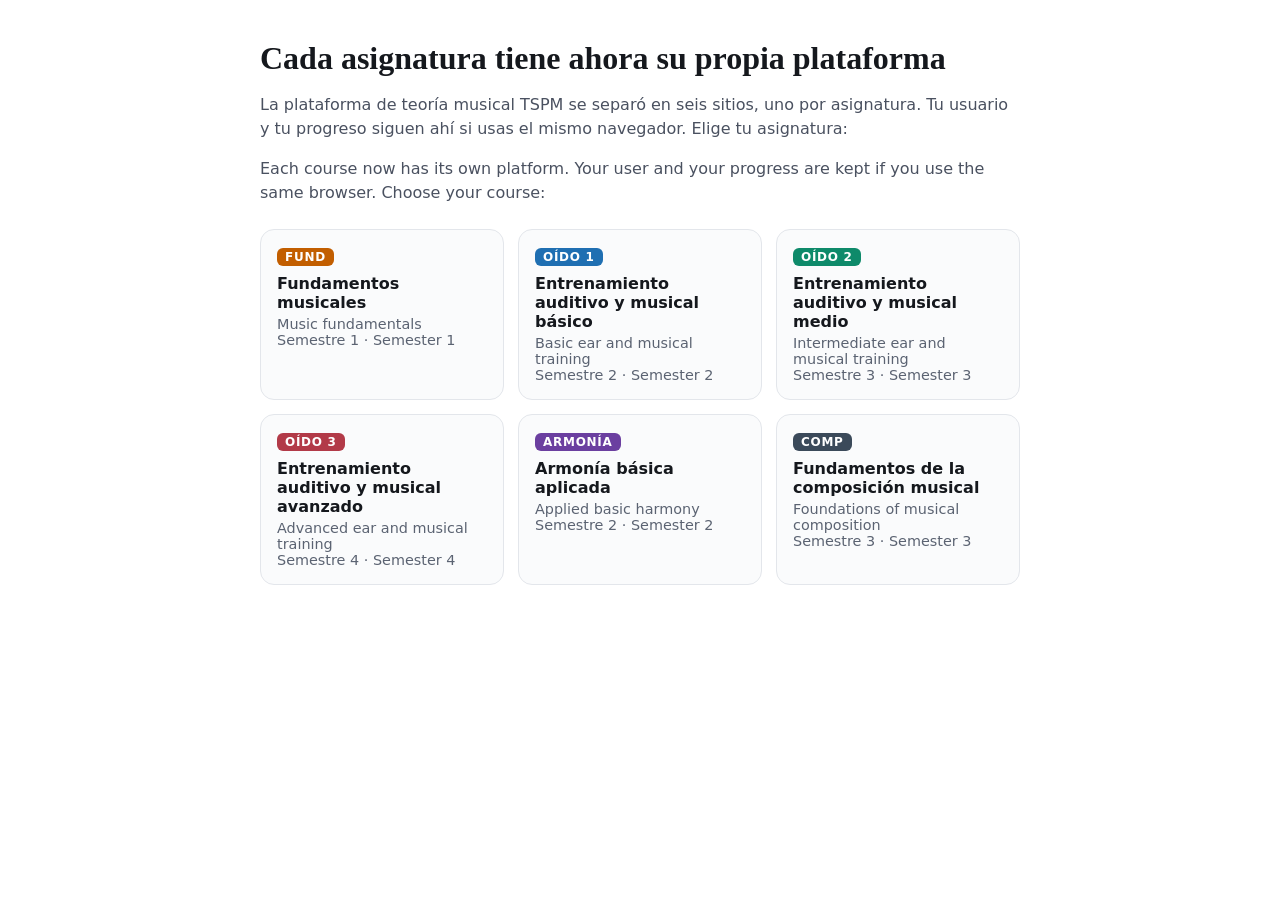
<file: index.html>
<!doctype html>
<html lang="es">
<head>
<meta charset="UTF-8" />
<meta name="viewport" content="width=device-width, initial-scale=1.0" />
<meta name="robots" content="noindex" />
<title>Teoría musical TSPM · nuevas direcciones</title>
<style>body{margin:0;font-family:"Public Sans",system-ui,-apple-system,"Segoe UI",sans-serif;background:#fff;color:#15181D}main{max-width:760px;margin:0 auto;padding:40px 16px}h1{font-family:Spectral,Georgia,serif;font-weight:600;font-size:2rem;margin:0 0 8px}p{line-height:1.5;color:#4A5160}.cursos{display:grid;grid-template-columns:repeat(auto-fill,minmax(220px,1fr));gap:14px;margin-top:24px}.curso{display:block;border:1px solid #E3E6EB;border-radius:14px;padding:16px;text-decoration:none;color:inherit;background:#FAFBFC}.curso:hover{border-color:#9AA3B2}.curso b{display:block;margin-bottom:4px}.curso span{display:block;font-size:.9rem;color:#5B6372}.curso .sigla{display:inline-block;color:#fff;font-weight:700;font-size:.75rem;letter-spacing:.06em;border-radius:6px;padding:2px 8px;margin-bottom:8px}</style>
</head>
<body>
<main>
<h1>Cada asignatura tiene ahora su propia plataforma</h1>
<p>La plataforma de teoría musical TSPM se separó en seis sitios, uno por asignatura. Tu usuario y tu progreso siguen ahí si usas el mismo navegador. Elige tu asignatura:</p>
<p lang="en">Each course now has its own platform. Your user and your progress are kept if you use the same browser. Choose your course:</p>
<div class="cursos">
<a class="curso" href="https://hectorfabiotorresc.github.io/fundamentos-musicales/"><span class="sigla" style="background:#C25E00">FUND</span><b>Fundamentos musicales</b><span>Music fundamentals</span><span>Semestre 1 · Semester 1</span></a>
<a class="curso" href="https://hectorfabiotorresc.github.io/auditivo-basico/"><span class="sigla" style="background:#1F6FB2">OÍDO 1</span><b>Entrenamiento auditivo y musical básico</b><span>Basic ear and musical training</span><span>Semestre 2 · Semester 2</span></a>
<a class="curso" href="https://hectorfabiotorresc.github.io/auditivo-medio/"><span class="sigla" style="background:#0E8A6A">OÍDO 2</span><b>Entrenamiento auditivo y musical medio</b><span>Intermediate ear and musical training</span><span>Semestre 3 · Semester 3</span></a>
<a class="curso" href="https://hectorfabiotorresc.github.io/auditivo-avanzado/"><span class="sigla" style="background:#B23A48">OÍDO 3</span><b>Entrenamiento auditivo y musical avanzado</b><span>Advanced ear and musical training</span><span>Semestre 4 · Semester 4</span></a>
<a class="curso" href="https://hectorfabiotorresc.github.io/armonia-basica/"><span class="sigla" style="background:#6B3FA0">ARMONÍA</span><b>Armonía básica aplicada</b><span>Applied basic harmony</span><span>Semestre 2 · Semester 2</span></a>
<a class="curso" href="https://hectorfabiotorresc.github.io/composicion-musical/"><span class="sigla" style="background:#3B4A5A">COMP</span><b>Fundamentos de la composición musical</b><span>Foundations of musical composition</span><span>Semestre 3 · Semester 3</span></a>
</div>
</main>
<script>try { if ("serviceWorker" in navigator) navigator.serviceWorker.getRegistrations().then((rs) => rs.forEach((r) => { if (new URL(r.scope).pathname.startsWith("/teoria-tspm/")) r.unregister(); })); if ("caches" in window) caches.keys().then((ks) => ks.forEach((k) => { if (k.startsWith("tspm-teoria-")) caches.delete(k); })); } catch (e) { /* nada */ }
(function () { var d = {"FUND":"https://hectorfabiotorresc.github.io/fundamentos-musicales/","EAMB":"https://hectorfabiotorresc.github.io/auditivo-basico/","EAMM":"https://hectorfabiotorresc.github.io/auditivo-medio/","EAMA":"https://hectorfabiotorresc.github.io/auditivo-avanzado/","ABA":"https://hectorfabiotorresc.github.io/armonia-basica/","COMP":"https://hectorfabiotorresc.github.io/composicion-musical/"}; var c = (new URLSearchParams(location.search).get("curso") || "").toUpperCase(); if (d[c]) location.replace(d[c] + location.hash); })();</script>
</body>
</html>
</file>
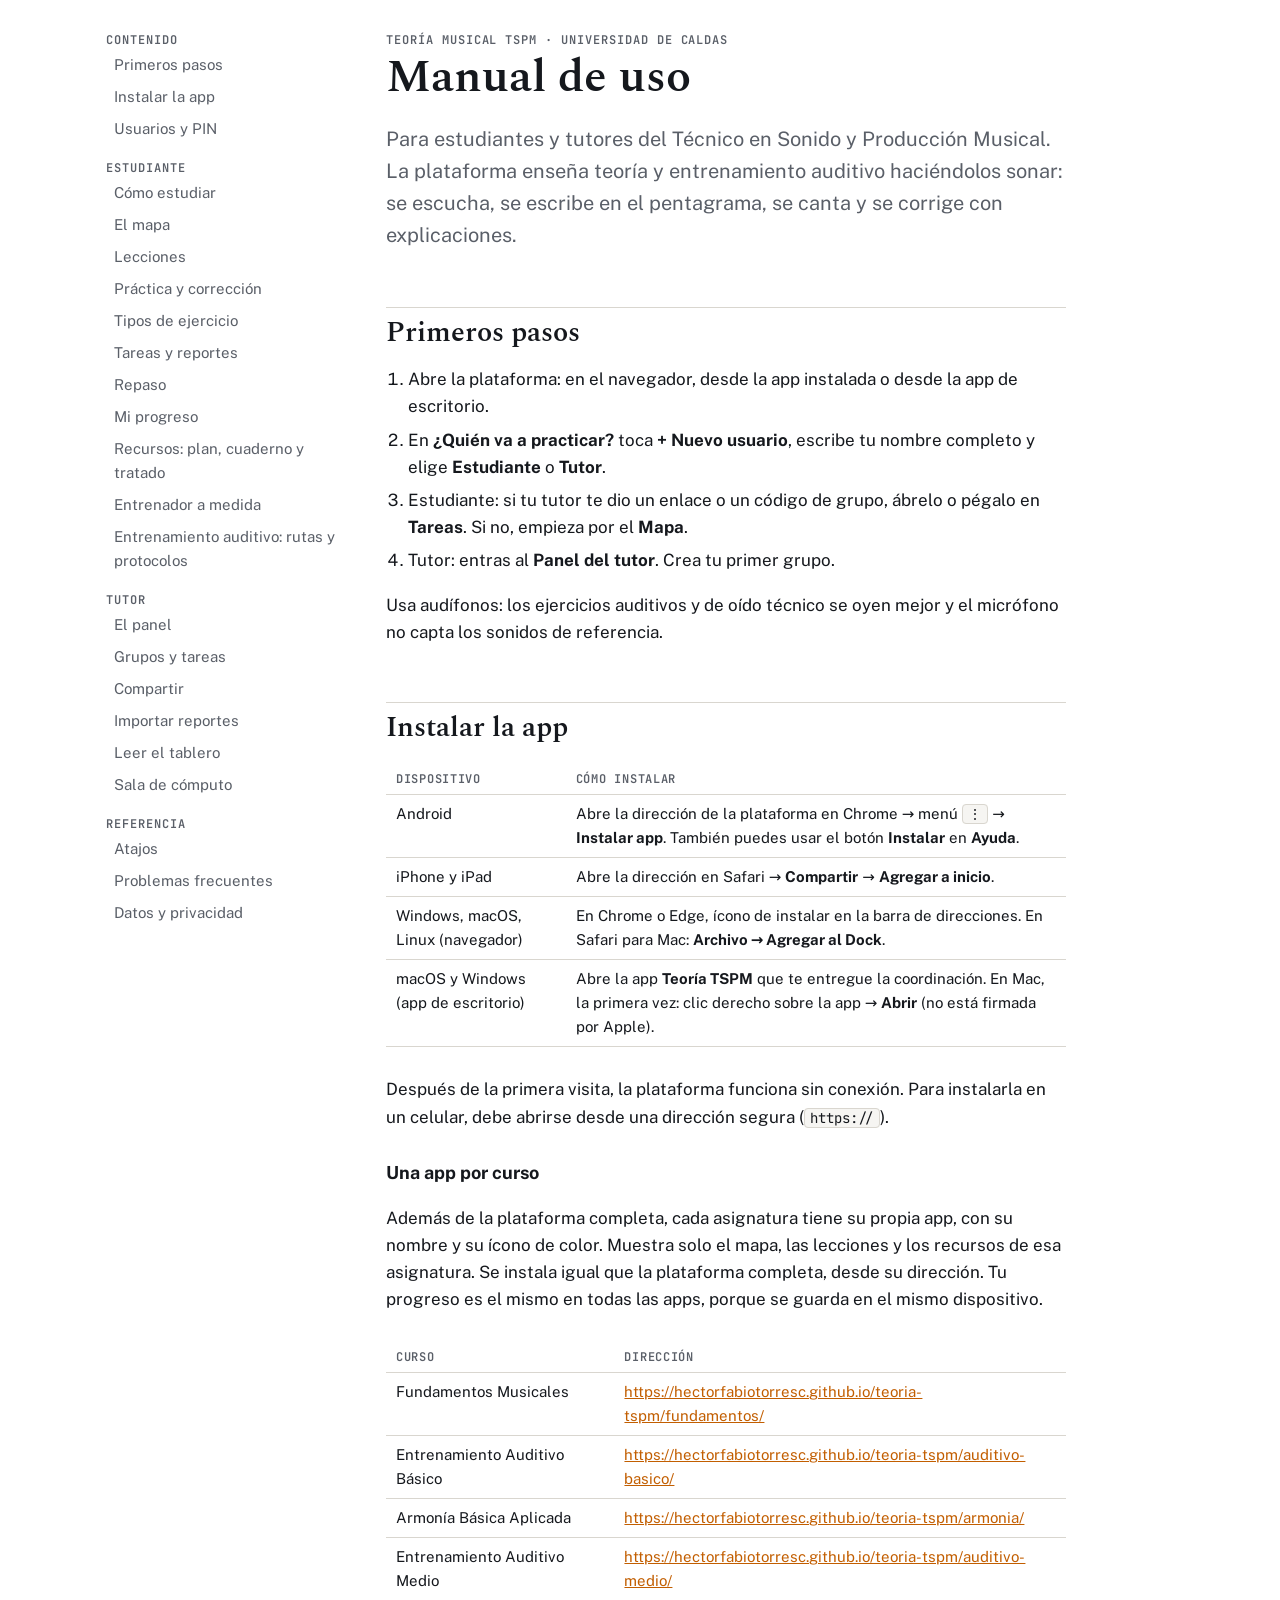
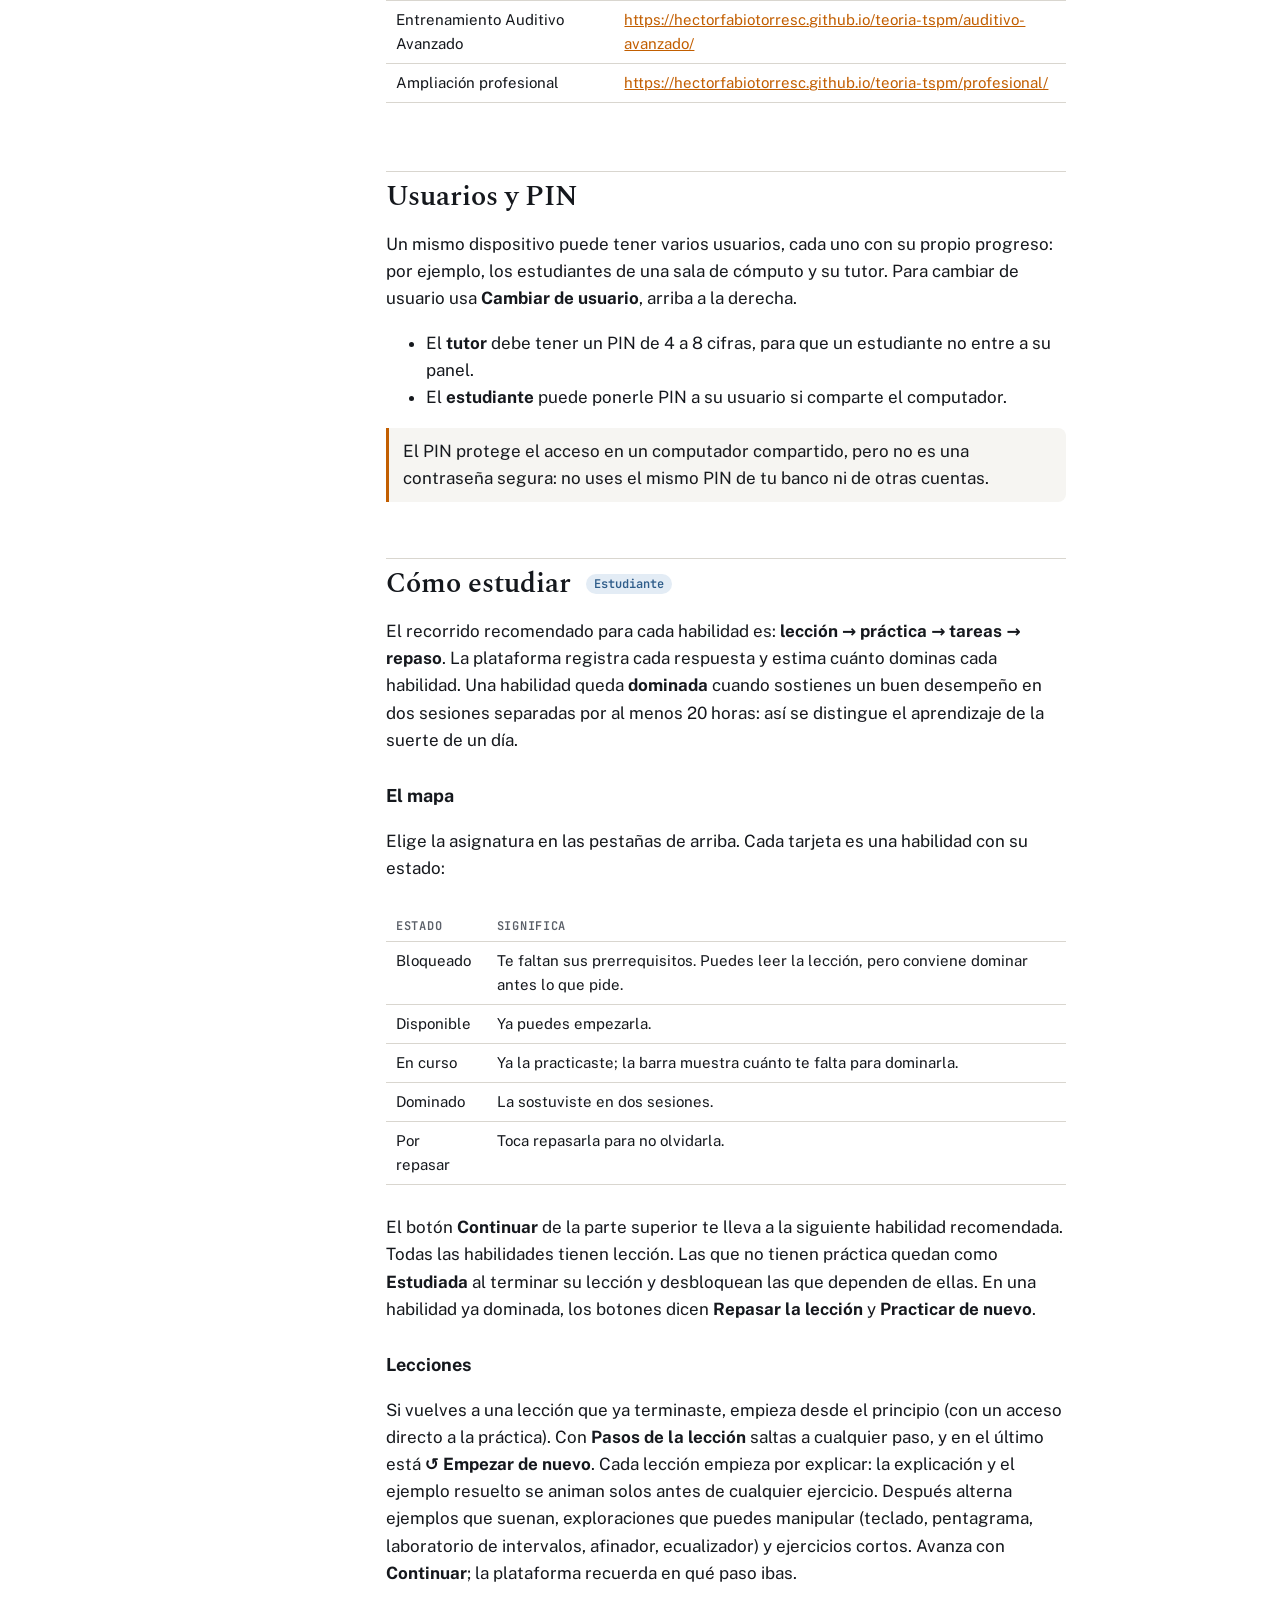
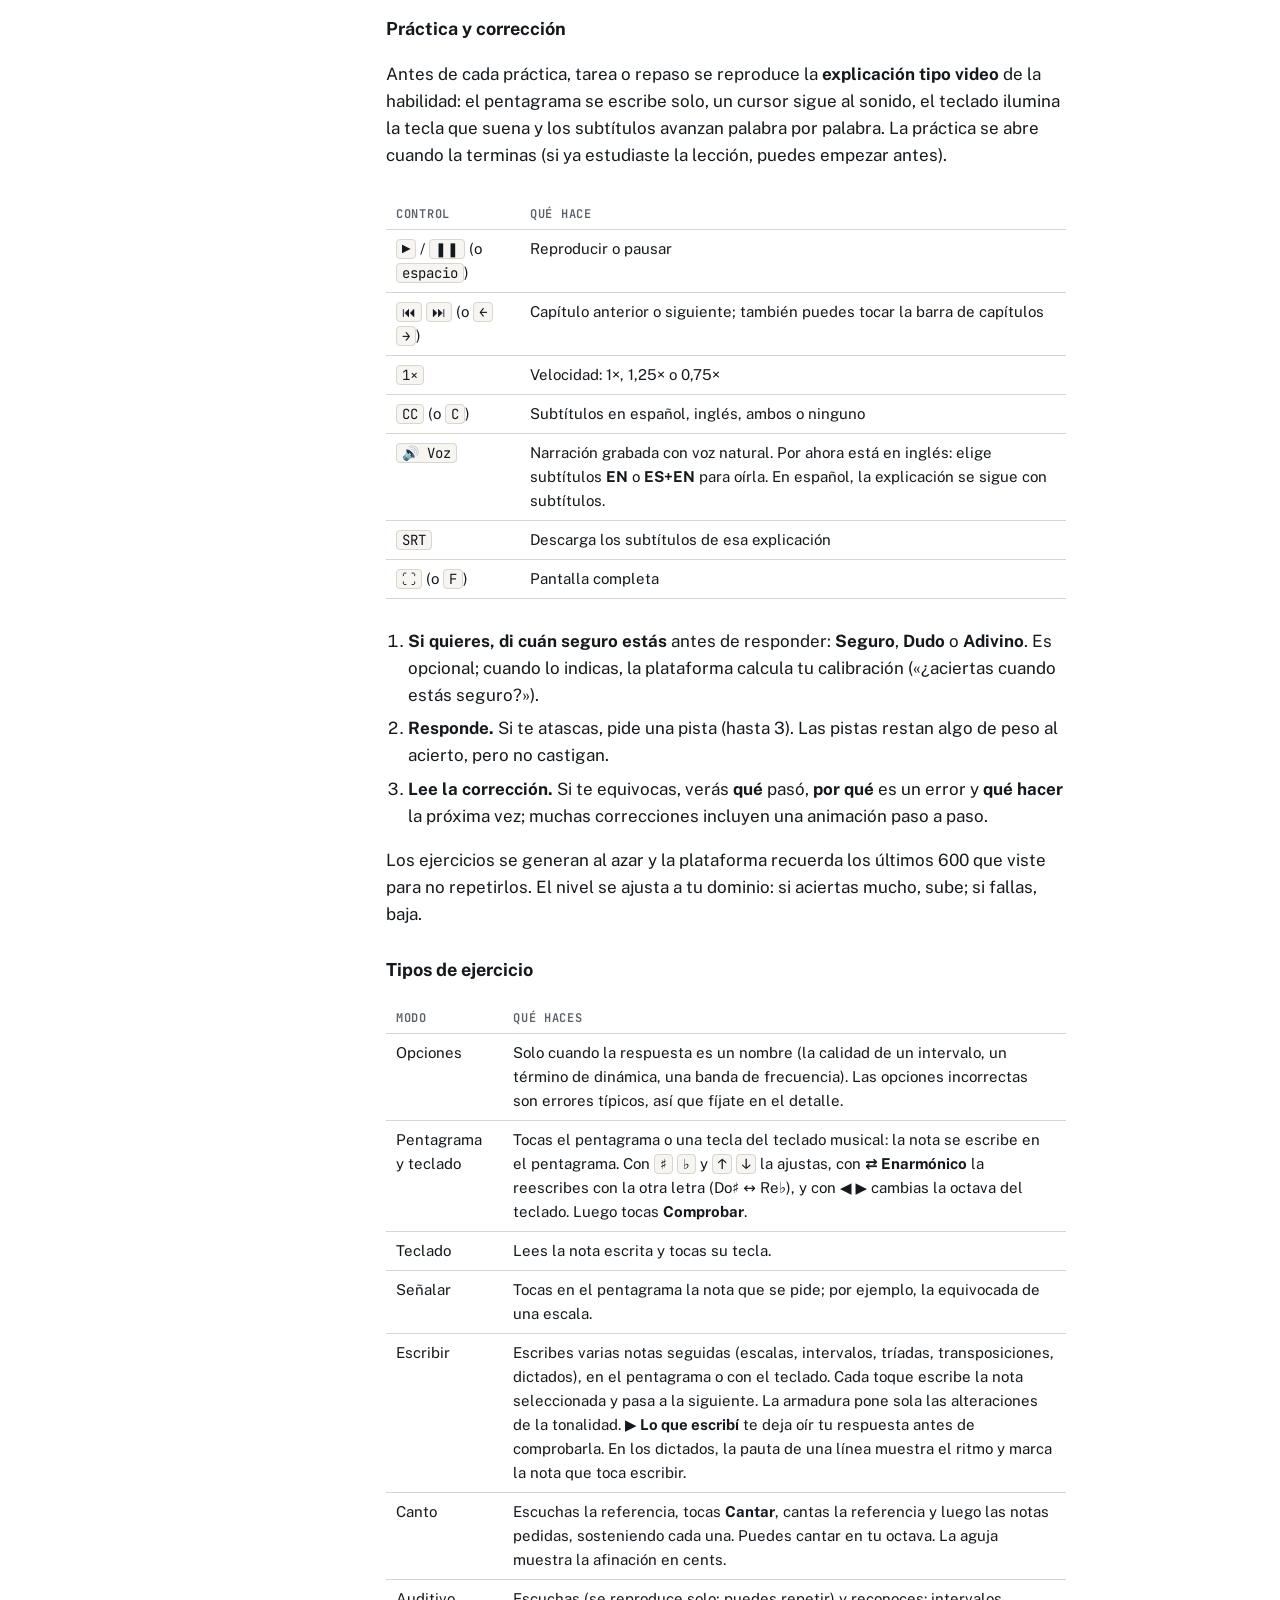
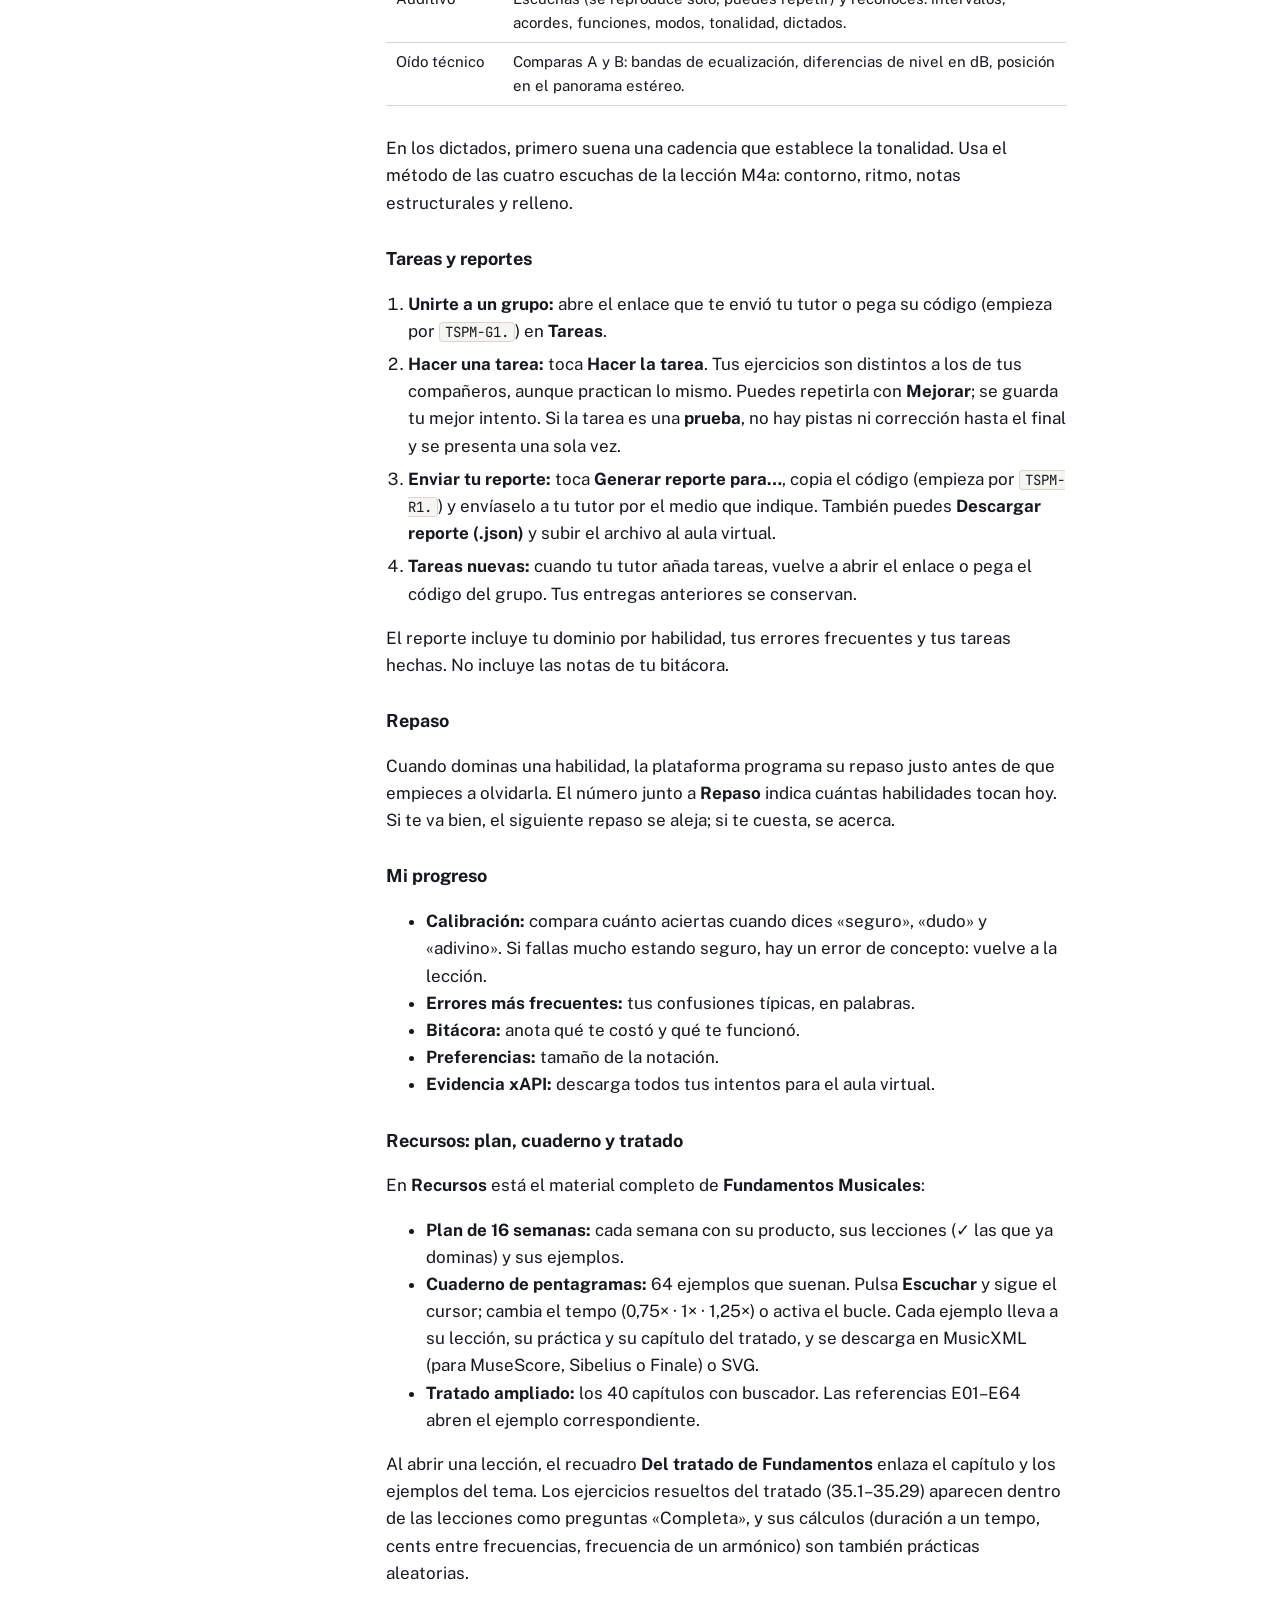
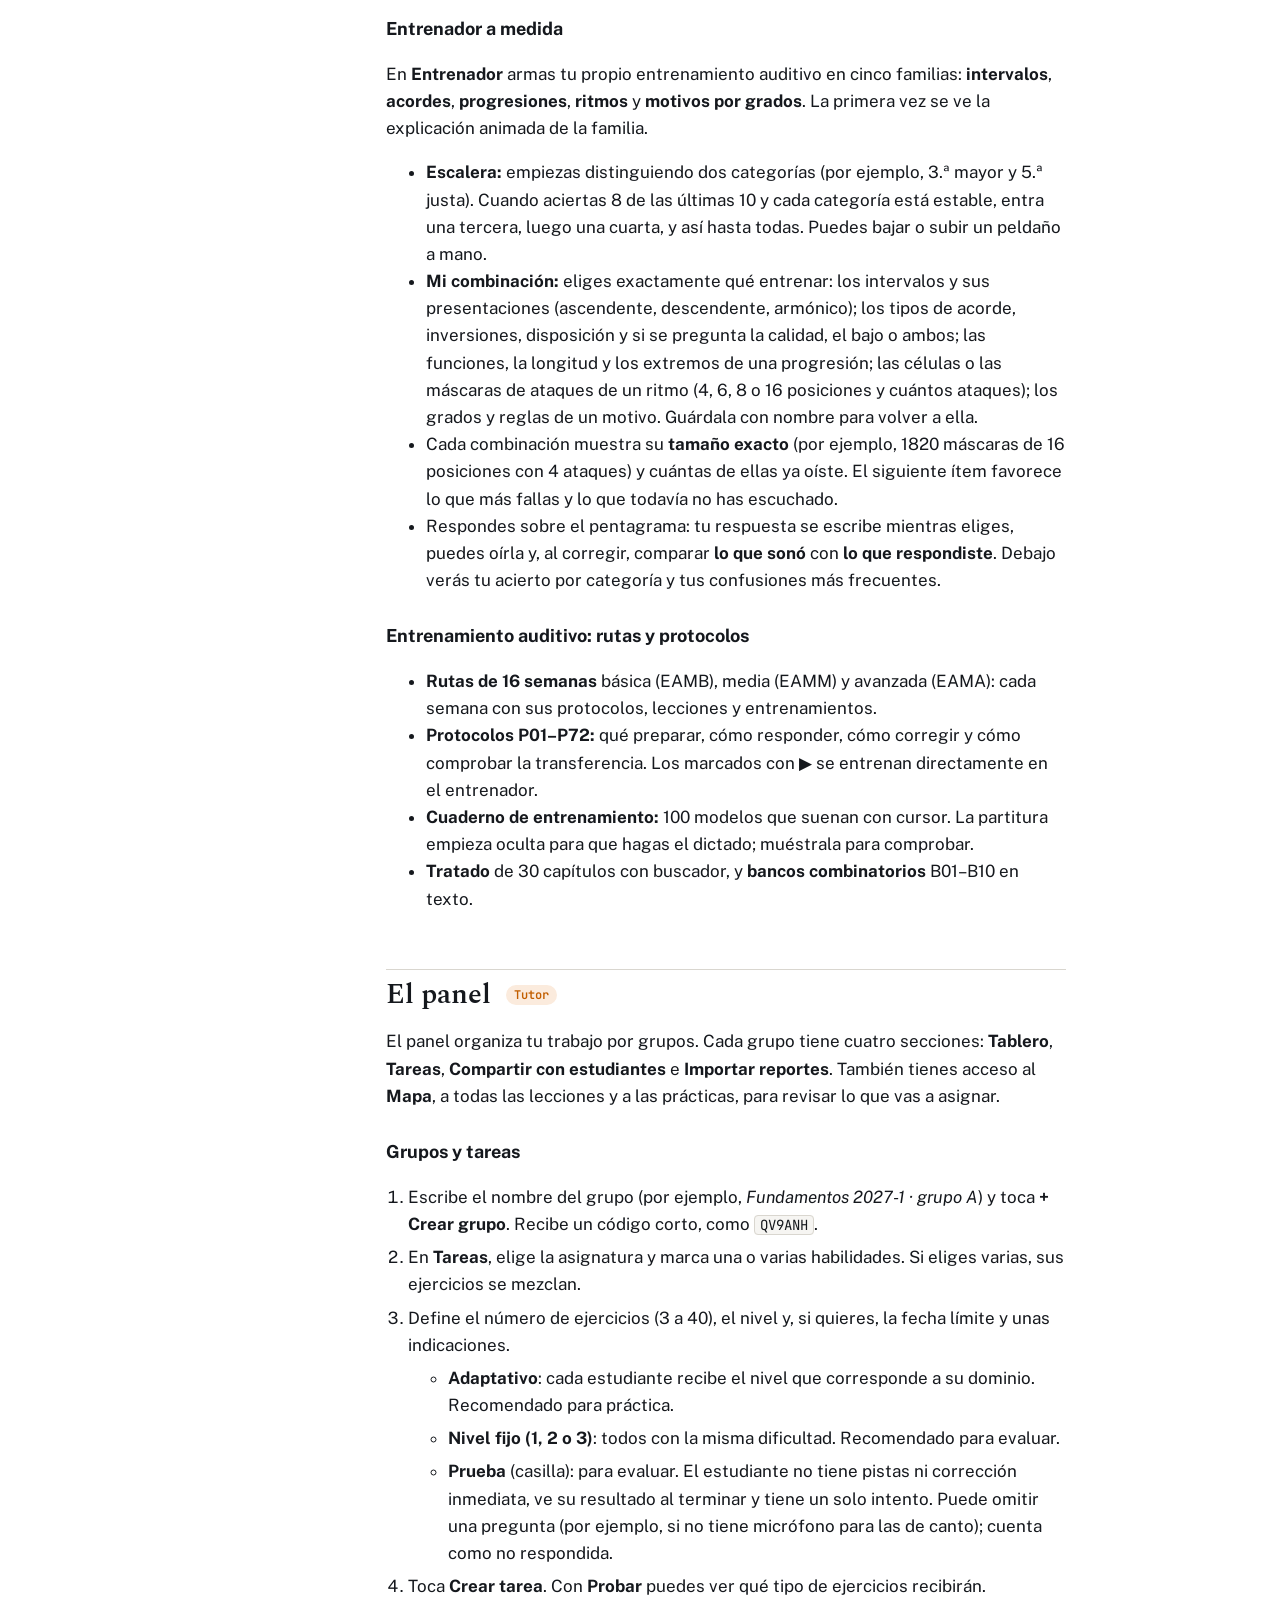
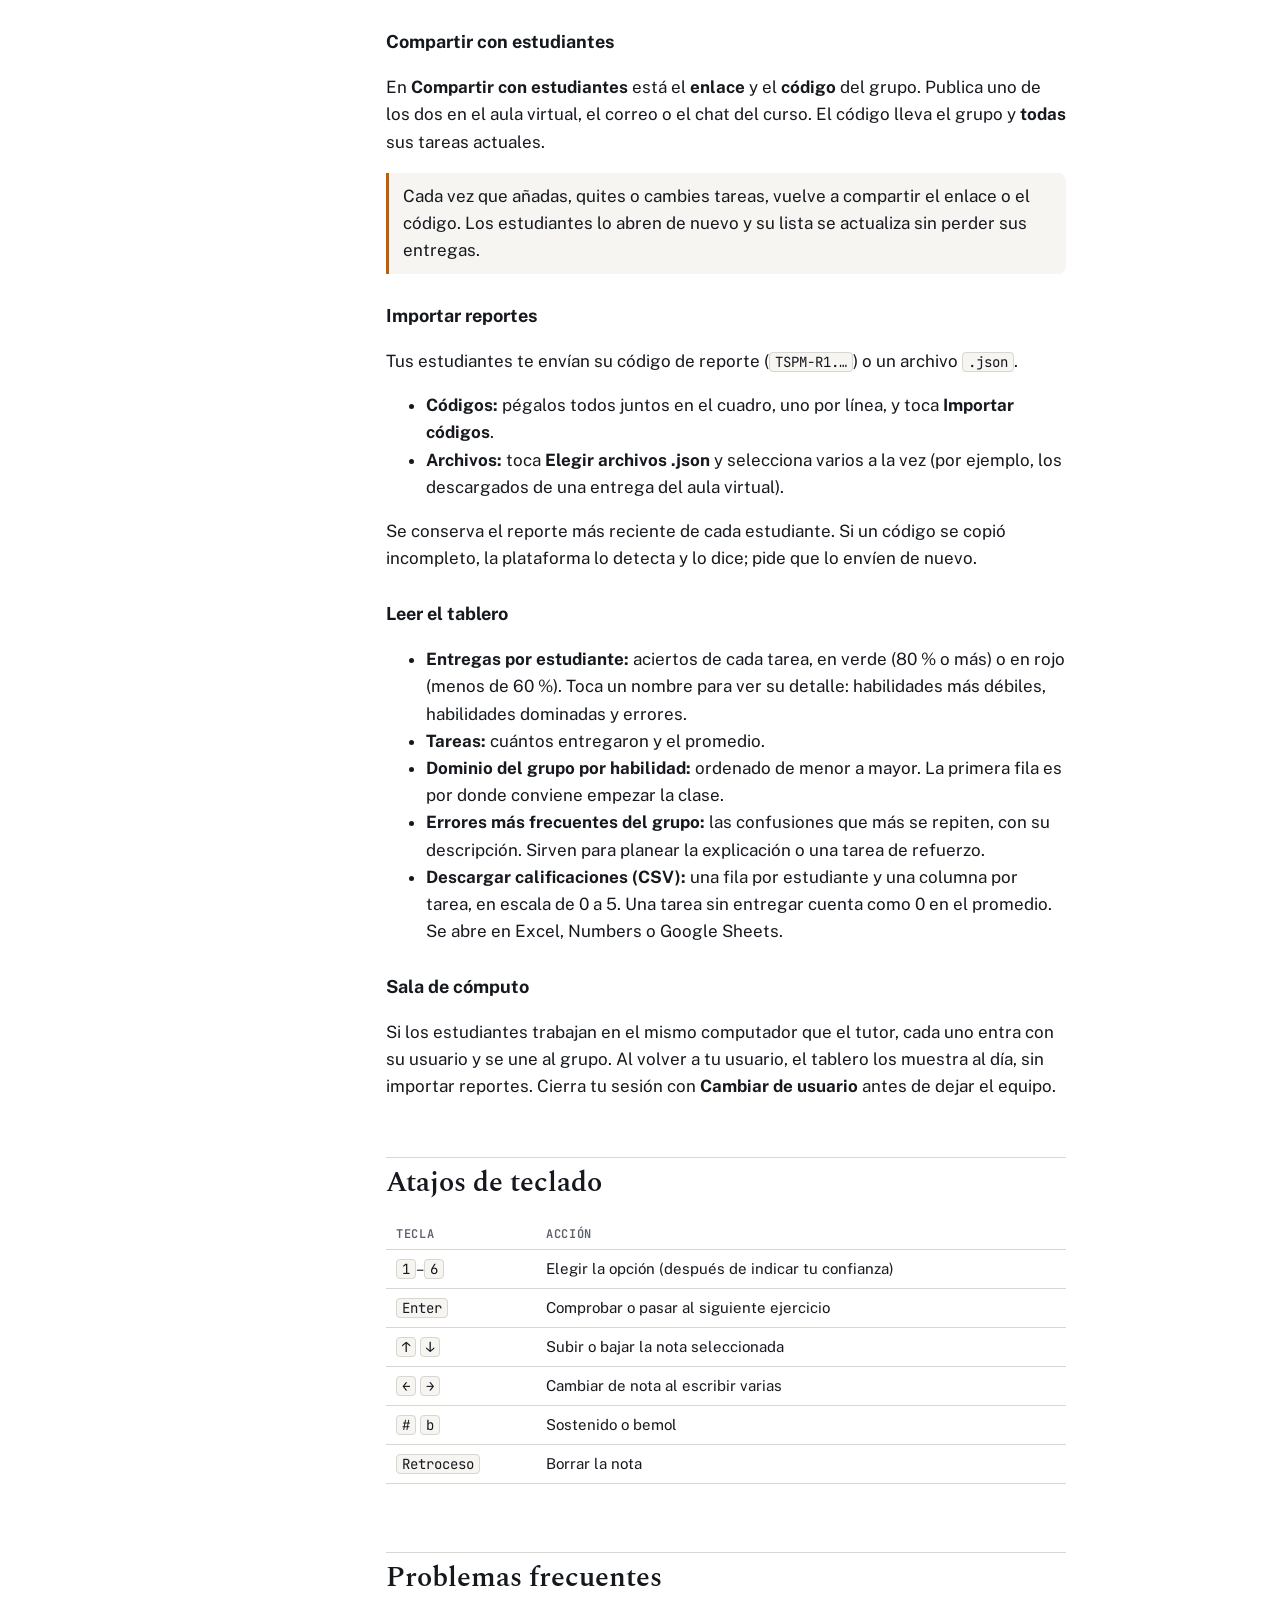
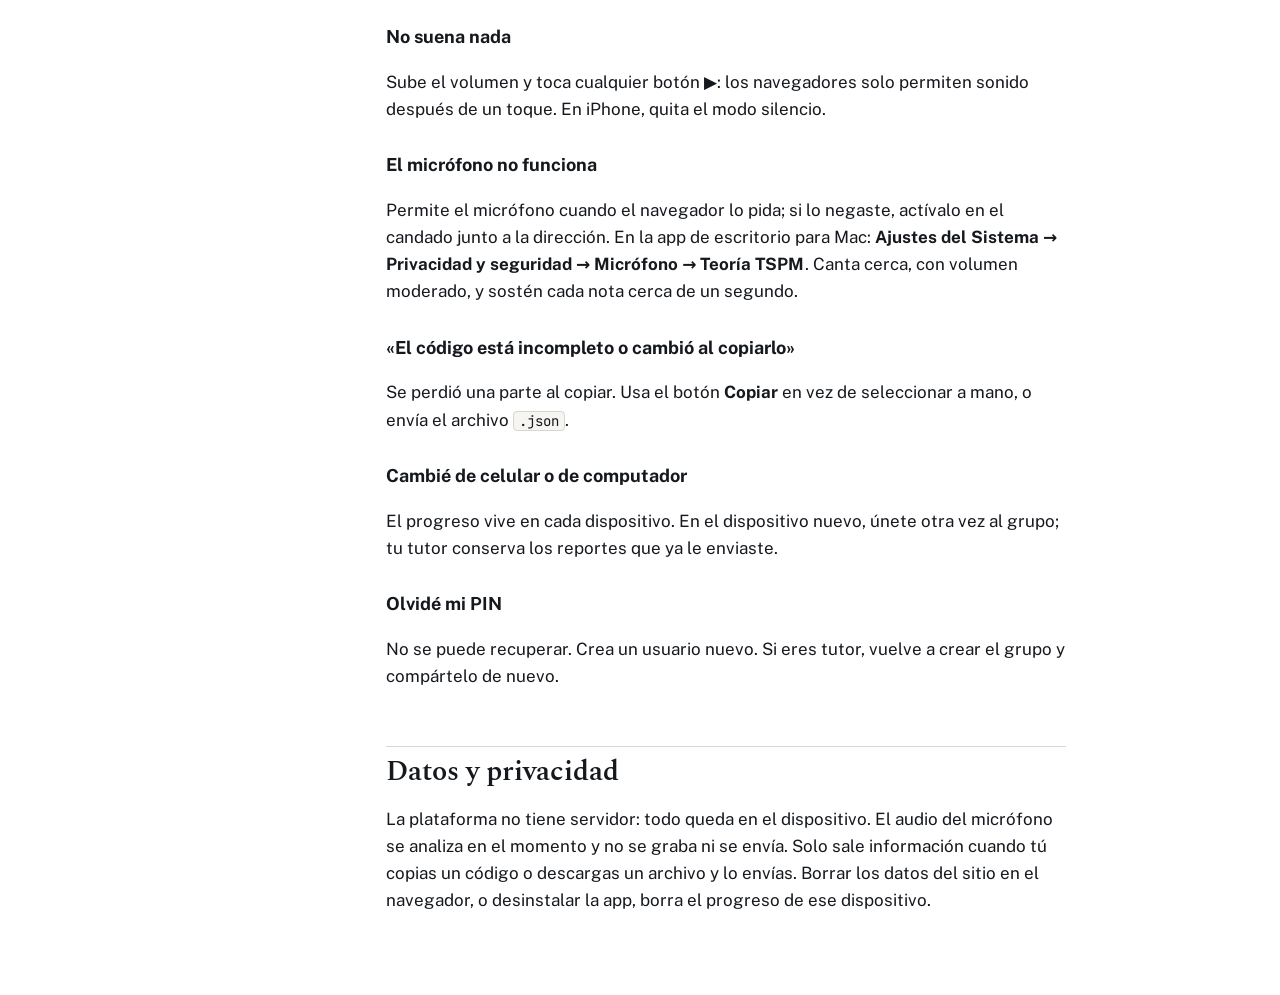
<file: manual.html>
<!doctype html>
<html lang="es">
<head>
<meta charset="utf-8">
<meta name="viewport" content="width=device-width, initial-scale=1">
<title>Manual de uso</title>
<meta name="description" content="Manual de uso de la plataforma de teoría musical TSPM para estudiantes y tutores">
<link rel="icon" href="./icono.svg" type="image/svg+xml">
<link rel="stylesheet" href="https://fonts.googleapis.com/css2?family=Spectral:wght@400;600&family=Public+Sans:wght@400;600;700&family=JetBrains+Mono:wght@400;600&display=swap">
<style>
:root { --papel:#FFFFFF; --papel-2:#F6F5F2; --tinta:#15181D; --tinta-2:#5A5F68; --regla:#D9D6CF; --acento:#C25E00; --acento-suave:#FBEBDD; --azul:#2F5D8A; --azul-suave:#E3ECF5;
  --f-display:"Spectral", Georgia, serif; --f-texto:"Public Sans", system-ui, sans-serif; --f-mono:"JetBrains Mono", ui-monospace, monospace; color-scheme: light }


* { box-sizing: border-box }
body { margin: 0; background: var(--papel); color: var(--tinta); font: 17px/1.6 var(--f-texto) }
.marco { max-width: 1100px; margin: 0 auto; padding: 32px 16px 64px; display: grid; grid-template-columns: 240px minmax(0, 1fr); gap: 40px }
nav { position: sticky; top: 16px; align-self: start; font-size: 15px }
nav ol { list-style: none; padding: 0; margin: 0 0 16px }
nav li { margin: 2px 0 }
nav a { color: var(--tinta-2); text-decoration: none; display: block; padding: 3px 8px; border-radius: 6px }
nav a:hover { background: var(--papel-2); color: var(--tinta) }
article { max-width: 68ch }
h1 { font: 600 clamp(32px, 6vw, 46px)/1.1 var(--f-display); margin: 4px 0 12px }
h2 { font: 600 28px/1.2 var(--f-display); margin: 56px 0 8px; padding-top: 8px; border-top: 1px solid var(--regla) }
h3 { font-size: 18px; margin: 28px 0 6px }
.eyebrow { font: 600 12px var(--f-mono); letter-spacing: .08em; text-transform: uppercase; color: var(--tinta-2) }
.lede { font-size: 20px; color: var(--tinta-2) }
.rol { display: inline-block; font: 600 12px var(--f-mono); padding: 2px 8px; border-radius: 999px; vertical-align: 4px; margin-left: 8px }
.rol-est { background: var(--azul-suave); color: var(--azul) } .rol-tut { background: var(--acento-suave); color: var(--acento) }
.nota { border-left: 3px solid var(--acento); background: var(--papel-2); padding: 10px 14px; border-radius: 0 8px 8px 0; margin: 16px 0 }
kbd, code { font: 14px var(--f-mono); background: var(--papel-2); border: 1px solid var(--regla); border-radius: 4px; padding: 0 5px }
table { border-collapse: collapse; width: 100%; font-size: 15px; margin: 12px 0 }
th, td { border-bottom: 1px solid var(--regla); padding: 7px 10px; text-align: left; vertical-align: top }
th { font: 600 12px var(--f-mono); text-transform: uppercase; letter-spacing: .06em; color: var(--tinta-2) }
.tabla { overflow-x: auto }
ol.pasos { padding-left: 22px } ol.pasos li { margin: 6px 0 }
a { color: var(--acento) }
.indice-movil { display: none }
@media (max-width: 820px) { .marco { grid-template-columns: 1fr; gap: 0 } nav { display: none } .indice-movil { display: block; border: 1px solid var(--regla); border-radius: 10px; padding: 8px 14px; margin: 16px 0 } .indice-movil summary { font-weight: 600; cursor: pointer } }
@media print { nav, .indice-movil { display: none } .marco { display: block } h2 { break-before: page } body { font-size: 12pt } }
</style>
</head>
<body>
<div class="marco">
<nav aria-label="Contenido del manual">
  <div class="eyebrow">Contenido</div>
  <ol>
    <li><a href="#inicio">Primeros pasos</a></li>
    <li><a href="#instalar">Instalar la app</a></li>
    <li><a href="#usuarios">Usuarios y PIN</a></li>
  </ol>
  <div class="eyebrow">Estudiante</div>
  <ol>
    <li><a href="#estudiante">Cómo estudiar</a></li>
    <li><a href="#mapa">El mapa</a></li>
    <li><a href="#leccion">Lecciones</a></li>
    <li><a href="#practica">Práctica y corrección</a></li>
    <li><a href="#modos">Tipos de ejercicio</a></li>
    <li><a href="#tareas">Tareas y reportes</a></li>
    <li><a href="#repaso">Repaso</a></li>
    <li><a href="#progreso">Mi progreso</a></li>
    <li><a href="#recursos">Recursos: plan, cuaderno y tratado</a></li>
    <li><a href="#entrenador">Entrenador a medida</a></li>
    <li><a href="#auditivo">Entrenamiento auditivo: rutas y protocolos</a></li>
  </ol>
  <div class="eyebrow">Tutor</div>
  <ol>
    <li><a href="#tutor">El panel</a></li>
    <li><a href="#grupos">Grupos y tareas</a></li>
    <li><a href="#compartir">Compartir</a></li>
    <li><a href="#importar">Importar reportes</a></li>
    <li><a href="#tablero">Leer el tablero</a></li>
    <li><a href="#sala">Sala de cómputo</a></li>
  </ol>
  <div class="eyebrow">Referencia</div>
  <ol>
    <li><a href="#atajos">Atajos</a></li>
    <li><a href="#problemas">Problemas frecuentes</a></li>
    <li><a href="#datos">Datos y privacidad</a></li>
  </ol>
</nav>

<article>
<div class="eyebrow">Teoría musical TSPM · Universidad de Caldas</div>
<h1>Manual de uso</h1>
<p class="lede">Para estudiantes y tutores del Técnico en Sonido y Producción Musical. La plataforma enseña teoría y entrenamiento auditivo haciéndolos sonar: se escucha, se escribe en el pentagrama, se canta y se corrige con explicaciones.</p>

<details class="indice-movil"><summary>Contenido</summary>
<p><a href="#inicio">Primeros pasos</a> · <a href="#instalar">Instalar</a> · <a href="#usuarios">Usuarios</a> · <a href="#estudiante">Estudiante</a> · <a href="#tareas">Tareas</a> · <a href="#tutor">Tutor</a> · <a href="#tablero">Tablero</a> · <a href="#problemas">Problemas</a></p>
</details>

<h2 id="inicio">Primeros pasos</h2>
<ol class="pasos">
  <li>Abre la plataforma: en el navegador, desde la app instalada o desde la app de escritorio.</li>
  <li>En <b>¿Quién va a practicar?</b> toca <b>+ Nuevo usuario</b>, escribe tu nombre completo y elige <b>Estudiante</b> o <b>Tutor</b>.</li>
  <li>Estudiante: si tu tutor te dio un enlace o un código de grupo, ábrelo o pégalo en <b>Tareas</b>. Si no, empieza por el <b>Mapa</b>.</li>
  <li>Tutor: entras al <b>Panel del tutor</b>. Crea tu primer grupo.</li>
</ol>
<p>Usa audífonos: los ejercicios auditivos y de oído técnico se oyen mejor y el micrófono no capta los sonidos de referencia.</p>

<h2 id="instalar">Instalar la app</h2>
<div class="tabla"><table>
<thead><tr><th>Dispositivo</th><th>Cómo instalar</th></tr></thead>
<tbody>
<tr><td>Android</td><td>Abre la dirección de la plataforma en Chrome → menú <kbd>⋮</kbd> → <b>Instalar app</b>. También puedes usar el botón <b>Instalar</b> en <b>Ayuda</b>.</td></tr>
<tr><td>iPhone y iPad</td><td>Abre la dirección en Safari → <b>Compartir</b> → <b>Agregar a inicio</b>.</td></tr>
<tr><td>Windows, macOS, Linux (navegador)</td><td>En Chrome o Edge, ícono de instalar en la barra de direcciones. En Safari para Mac: <b>Archivo → Agregar al Dock</b>.</td></tr>
<tr><td>macOS y Windows (app de escritorio)</td><td>Abre la app <b>Teoría TSPM</b> que te entregue la coordinación. En Mac, la primera vez: clic derecho sobre la app → <b>Abrir</b> (no está firmada por Apple).</td></tr>
</tbody></table></div>
<p>Después de la primera visita, la plataforma funciona sin conexión. Para instalarla en un celular, debe abrirse desde una dirección segura (<code>https://</code>).</p>

<h3 id="apps-curso">Una app por curso</h3>
<p>Además de la plataforma completa, cada asignatura tiene su propia app, con su nombre y su ícono de color. Muestra solo el mapa, las lecciones y los recursos de esa asignatura. Se instala igual que la plataforma completa, desde su dirección. Tu progreso es el mismo en todas las apps, porque se guarda en el mismo dispositivo.</p>
<div class="tabla"><table><thead><tr><th>Curso</th><th>Dirección</th></tr></thead><tbody><tr><td>Fundamentos Musicales</td><td><a href="https://hectorfabiotorresc.github.io/teoria-tspm/fundamentos/">https://hectorfabiotorresc.github.io/teoria-tspm/fundamentos/</a></td></tr><tr><td>Entrenamiento Auditivo Básico</td><td><a href="https://hectorfabiotorresc.github.io/teoria-tspm/auditivo-basico/">https://hectorfabiotorresc.github.io/teoria-tspm/auditivo-basico/</a></td></tr><tr><td>Armonía Básica Aplicada</td><td><a href="https://hectorfabiotorresc.github.io/teoria-tspm/armonia/">https://hectorfabiotorresc.github.io/teoria-tspm/armonia/</a></td></tr><tr><td>Entrenamiento Auditivo Medio</td><td><a href="https://hectorfabiotorresc.github.io/teoria-tspm/auditivo-medio/">https://hectorfabiotorresc.github.io/teoria-tspm/auditivo-medio/</a></td></tr><tr><td>Entrenamiento Auditivo Avanzado</td><td><a href="https://hectorfabiotorresc.github.io/teoria-tspm/auditivo-avanzado/">https://hectorfabiotorresc.github.io/teoria-tspm/auditivo-avanzado/</a></td></tr><tr><td>Ampliación profesional</td><td><a href="https://hectorfabiotorresc.github.io/teoria-tspm/profesional/">https://hectorfabiotorresc.github.io/teoria-tspm/profesional/</a></td></tr></tbody></table></div>

<h2 id="usuarios">Usuarios y PIN</h2>
<p>Un mismo dispositivo puede tener varios usuarios, cada uno con su propio progreso: por ejemplo, los estudiantes de una sala de cómputo y su tutor. Para cambiar de usuario usa <b>Cambiar de usuario</b>, arriba a la derecha.</p>
<ul>
  <li>El <b>tutor</b> debe tener un PIN de 4 a 8 cifras, para que un estudiante no entre a su panel.</li>
  <li>El <b>estudiante</b> puede ponerle PIN a su usuario si comparte el computador.</li>
</ul>
<div class="nota">El PIN protege el acceso en un computador compartido, pero no es una contraseña segura: no uses el mismo PIN de tu banco ni de otras cuentas.</div>

<h2 id="estudiante">Cómo estudiar <span class="rol rol-est">Estudiante</span></h2>
<p>El recorrido recomendado para cada habilidad es: <b>lección → práctica → tareas → repaso</b>. La plataforma registra cada respuesta y estima cuánto dominas cada habilidad. Una habilidad queda <b>dominada</b> cuando sostienes un buen desempeño en dos sesiones separadas por al menos 20 horas: así se distingue el aprendizaje de la suerte de un día.</p>

<h3 id="mapa">El mapa</h3>
<p>Elige la asignatura en las pestañas de arriba. Cada tarjeta es una habilidad con su estado:</p>
<div class="tabla"><table>
<thead><tr><th>Estado</th><th>Significa</th></tr></thead>
<tbody>
<tr><td>Bloqueado</td><td>Te faltan sus prerrequisitos. Puedes leer la lección, pero conviene dominar antes lo que pide.</td></tr>
<tr><td>Disponible</td><td>Ya puedes empezarla.</td></tr>
<tr><td>En curso</td><td>Ya la practicaste; la barra muestra cuánto te falta para dominarla.</td></tr>
<tr><td>Dominado</td><td>La sostuviste en dos sesiones.</td></tr>
<tr><td>Por repasar</td><td>Toca repasarla para no olvidarla.</td></tr>
</tbody></table></div>
<p>El botón <b>Continuar</b> de la parte superior te lleva a la siguiente habilidad recomendada. Todas las habilidades tienen lección. Las que no tienen práctica quedan como <b>Estudiada</b> al terminar su lección y desbloquean las que dependen de ellas. En una habilidad ya dominada, los botones dicen <b>Repasar la lección</b> y <b>Practicar de nuevo</b>.</p>

<h3 id="leccion">Lecciones</h3>
<p>Si vuelves a una lección que ya terminaste, empieza desde el principio (con un acceso directo a la práctica). Con <b>Pasos de la lección</b> saltas a cualquier paso, y en el último está <b>↺ Empezar de nuevo</b>. Cada lección empieza por explicar: la explicación y el ejemplo resuelto se animan solos antes de cualquier ejercicio. Después alterna ejemplos que suenan, exploraciones que puedes manipular (teclado, pentagrama, laboratorio de intervalos, afinador, ecualizador) y ejercicios cortos. Avanza con <b>Continuar</b>; la plataforma recuerda en qué paso ibas.</p>

<h3 id="practica">Práctica y corrección</h3>
<p>Antes de cada práctica, tarea o repaso se reproduce la <b>explicación tipo video</b> de la habilidad: el pentagrama se escribe solo, un cursor sigue al sonido, el teclado ilumina la tecla que suena y los subtítulos avanzan palabra por palabra. La práctica se abre cuando la terminas (si ya estudiaste la lección, puedes empezar antes).</p>
<div class="tabla"><table>
<thead><tr><th>Control</th><th>Qué hace</th></tr></thead>
<tbody>
<tr><td><kbd>▶</kbd> / <kbd>❚❚</kbd> (o <kbd>espacio</kbd>)</td><td>Reproducir o pausar</td></tr>
<tr><td><kbd>⏮</kbd> <kbd>⏭</kbd> (o <kbd>←</kbd> <kbd>→</kbd>)</td><td>Capítulo anterior o siguiente; también puedes tocar la barra de capítulos</td></tr>
<tr><td><kbd>1×</kbd></td><td>Velocidad: 1×, 1,25× o 0,75×</td></tr>
<tr><td><kbd>CC</kbd> (o <kbd>C</kbd>)</td><td>Subtítulos en español, inglés, ambos o ninguno</td></tr>
<tr><td><kbd>🔊 Voz</kbd></td><td>Narración grabada con voz natural. Por ahora está en inglés: elige subtítulos <b>EN</b> o <b>ES+EN</b> para oírla. En español, la explicación se sigue con subtítulos.</td></tr>
<tr><td><kbd>SRT</kbd></td><td>Descarga los subtítulos de esa explicación</td></tr>
<tr><td><kbd>⛶</kbd> (o <kbd>F</kbd>)</td><td>Pantalla completa</td></tr>
</tbody></table></div>
<ol class="pasos">
  <li><b>Si quieres, di cuán seguro estás</b> antes de responder: <b>Seguro</b>, <b>Dudo</b> o <b>Adivino</b>. Es opcional; cuando lo indicas, la plataforma calcula tu calibración («¿aciertas cuando estás seguro?»).</li>
  <li><b>Responde.</b> Si te atascas, pide una pista (hasta 3). Las pistas restan algo de peso al acierto, pero no castigan.</li>
  <li><b>Lee la corrección.</b> Si te equivocas, verás <b>qué</b> pasó, <b>por qué</b> es un error y <b>qué hacer</b> la próxima vez; muchas correcciones incluyen una animación paso a paso.</li>
</ol>
<p>Los ejercicios se generan al azar y la plataforma recuerda los últimos 600 que viste para no repetirlos. El nivel se ajusta a tu dominio: si aciertas mucho, sube; si fallas, baja.</p>

<h3 id="modos">Tipos de ejercicio</h3>
<div class="tabla"><table>
<thead><tr><th>Modo</th><th>Qué haces</th></tr></thead>
<tbody>
<tr><td>Opciones</td><td>Solo cuando la respuesta es un nombre (la calidad de un intervalo, un término de dinámica, una banda de frecuencia). Las opciones incorrectas son errores típicos, así que fíjate en el detalle.</td></tr>
<tr><td>Pentagrama y teclado</td><td>Tocas el pentagrama o una tecla del teclado musical: la nota se escribe en el pentagrama. Con <kbd>♯</kbd> <kbd>♭</kbd> y <kbd>↑</kbd> <kbd>↓</kbd> la ajustas, con <b>⇄ Enarmónico</b> la reescribes con la otra letra (Do♯ ↔ Re♭), y con ◀ ▶ cambias la octava del teclado. Luego tocas <b>Comprobar</b>.</td></tr>
<tr><td>Teclado</td><td>Lees la nota escrita y tocas su tecla.</td></tr>
<tr><td>Señalar</td><td>Tocas en el pentagrama la nota que se pide; por ejemplo, la equivocada de una escala.</td></tr>
<tr><td>Escribir</td><td>Escribes varias notas seguidas (escalas, intervalos, tríadas, transposiciones, dictados), en el pentagrama o con el teclado. Cada toque escribe la nota seleccionada y pasa a la siguiente. La armadura pone sola las alteraciones de la tonalidad. <b>▶ Lo que escribí</b> te deja oír tu respuesta antes de comprobarla. En los dictados, la pauta de una línea muestra el ritmo y marca la nota que toca escribir.</td></tr>
<tr><td>Canto</td><td>Escuchas la referencia, tocas <b>Cantar</b>, cantas la referencia y luego las notas pedidas, sosteniendo cada una. Puedes cantar en tu octava. La aguja muestra la afinación en cents.</td></tr>
<tr><td>Auditivo</td><td>Escuchas (se reproduce solo; puedes repetir) y reconoces: intervalos, acordes, funciones, modos, tonalidad, dictados.</td></tr>
<tr><td>Oído técnico</td><td>Comparas A y B: bandas de ecualización, diferencias de nivel en dB, posición en el panorama estéreo.</td></tr>
</tbody></table></div>
<p>En los dictados, primero suena una cadencia que establece la tonalidad. Usa el método de las cuatro escuchas de la lección M4a: contorno, ritmo, notas estructurales y relleno.</p>

<h3 id="tareas">Tareas y reportes</h3>
<ol class="pasos">
  <li><b>Unirte a un grupo:</b> abre el enlace que te envió tu tutor o pega su código (empieza por <code>TSPM-G1.</code>) en <b>Tareas</b>.</li>
  <li><b>Hacer una tarea:</b> toca <b>Hacer la tarea</b>. Tus ejercicios son distintos a los de tus compañeros, aunque practican lo mismo. Puedes repetirla con <b>Mejorar</b>; se guarda tu mejor intento. Si la tarea es una <b>prueba</b>, no hay pistas ni corrección hasta el final y se presenta una sola vez.</li>
  <li><b>Enviar tu reporte:</b> toca <b>Generar reporte para…</b>, copia el código (empieza por <code>TSPM-R1.</code>) y envíaselo a tu tutor por el medio que indique. También puedes <b>Descargar reporte (.json)</b> y subir el archivo al aula virtual.</li>
  <li><b>Tareas nuevas:</b> cuando tu tutor añada tareas, vuelve a abrir el enlace o pega el código del grupo. Tus entregas anteriores se conservan.</li>
</ol>
<p>El reporte incluye tu dominio por habilidad, tus errores frecuentes y tus tareas hechas. No incluye las notas de tu bitácora.</p>

<h3 id="repaso">Repaso</h3>
<p>Cuando dominas una habilidad, la plataforma programa su repaso justo antes de que empieces a olvidarla. El número junto a <b>Repaso</b> indica cuántas habilidades tocan hoy. Si te va bien, el siguiente repaso se aleja; si te cuesta, se acerca.</p>

<h3 id="progreso">Mi progreso</h3>
<ul>
  <li><b>Calibración:</b> compara cuánto aciertas cuando dices «seguro», «dudo» y «adivino». Si fallas mucho estando seguro, hay un error de concepto: vuelve a la lección.</li>
  <li><b>Errores más frecuentes:</b> tus confusiones típicas, en palabras.</li>
  <li><b>Bitácora:</b> anota qué te costó y qué te funcionó.</li>
  <li><b>Preferencias:</b> tamaño de la notación.</li>
  <li><b>Evidencia xAPI:</b> descarga todos tus intentos para el aula virtual.</li>
</ul>

<h3 id="recursos">Recursos: plan, cuaderno y tratado</h3>
<p>En <b>Recursos</b> está el material completo de <b>Fundamentos Musicales</b>:</p>
<ul>
  <li><b>Plan de 16 semanas:</b> cada semana con su producto, sus lecciones (✓ las que ya dominas) y sus ejemplos.</li>
  <li><b>Cuaderno de pentagramas:</b> 64 ejemplos que suenan. Pulsa <b>Escuchar</b> y sigue el cursor; cambia el tempo (0,75× · 1× · 1,25×) o activa el bucle. Cada ejemplo lleva a su lección, su práctica y su capítulo del tratado, y se descarga en MusicXML (para MuseScore, Sibelius o Finale) o SVG.</li>
  <li><b>Tratado ampliado:</b> los 40 capítulos con buscador. Las referencias E01–E64 abren el ejemplo correspondiente.</li>
</ul>
<p>Al abrir una lección, el recuadro <b>Del tratado de Fundamentos</b> enlaza el capítulo y los ejemplos del tema. Los ejercicios resueltos del tratado (35.1–35.29) aparecen dentro de las lecciones como preguntas «Completa», y sus cálculos (duración a un tempo, cents entre frecuencias, frecuencia de un armónico) son también prácticas aleatorias.</p>

<h3 id="entrenador">Entrenador a medida</h3>
<p>En <b>Entrenador</b> armas tu propio entrenamiento auditivo en cinco familias: <b>intervalos</b>, <b>acordes</b>, <b>progresiones</b>, <b>ritmos</b> y <b>motivos por grados</b>. La primera vez se ve la explicación animada de la familia.</p>
<ul>
  <li><b>Escalera:</b> empiezas distinguiendo dos categorías (por ejemplo, 3.ª mayor y 5.ª justa). Cuando aciertas 8 de las últimas 10 y cada categoría está estable, entra una tercera, luego una cuarta, y así hasta todas. Puedes bajar o subir un peldaño a mano.</li>
  <li><b>Mi combinación:</b> eliges exactamente qué entrenar: los intervalos y sus presentaciones (ascendente, descendente, armónico); los tipos de acorde, inversiones, disposición y si se pregunta la calidad, el bajo o ambos; las funciones, la longitud y los extremos de una progresión; las células o las máscaras de ataques de un ritmo (4, 6, 8 o 16 posiciones y cuántos ataques); los grados y reglas de un motivo. Guárdala con nombre para volver a ella.</li>
  <li>Cada combinación muestra su <b>tamaño exacto</b> (por ejemplo, 1820 máscaras de 16 posiciones con 4 ataques) y cuántas de ellas ya oíste. El siguiente ítem favorece lo que más fallas y lo que todavía no has escuchado.</li>
  <li>Respondes sobre el pentagrama: tu respuesta se escribe mientras eliges, puedes oírla y, al corregir, comparar <b>lo que sonó</b> con <b>lo que respondiste</b>. Debajo verás tu acierto por categoría y tus confusiones más frecuentes.</li>
</ul>

<h3 id="auditivo">Entrenamiento auditivo: rutas y protocolos</h3>
<ul>
  <li><b>Rutas de 16 semanas</b> básica (EAMB), media (EAMM) y avanzada (EAMA): cada semana con sus protocolos, lecciones y entrenamientos.</li>
  <li><b>Protocolos P01–P72:</b> qué preparar, cómo responder, cómo corregir y cómo comprobar la transferencia. Los marcados con ▶ se entrenan directamente en el entrenador.</li>
  <li><b>Cuaderno de entrenamiento:</b> 100 modelos que suenan con cursor. La partitura empieza oculta para que hagas el dictado; muéstrala para comprobar.</li>
  <li><b>Tratado</b> de 30 capítulos con buscador, y <b>bancos combinatorios</b> B01–B10 en texto.</li>
</ul>

<h2 id="tutor">El panel <span class="rol rol-tut">Tutor</span></h2>
<p>El panel organiza tu trabajo por grupos. Cada grupo tiene cuatro secciones: <b>Tablero</b>, <b>Tareas</b>, <b>Compartir con estudiantes</b> e <b>Importar reportes</b>. También tienes acceso al <b>Mapa</b>, a todas las lecciones y a las prácticas, para revisar lo que vas a asignar.</p>

<h3 id="grupos">Grupos y tareas</h3>
<ol class="pasos">
  <li>Escribe el nombre del grupo (por ejemplo, <i>Fundamentos 2027-1 · grupo A</i>) y toca <b>+ Crear grupo</b>. Recibe un código corto, como <code>QV9ANH</code>.</li>
  <li>En <b>Tareas</b>, elige la asignatura y marca una o varias habilidades. Si eliges varias, sus ejercicios se mezclan.</li>
  <li>Define el número de ejercicios (3 a 40), el nivel y, si quieres, la fecha límite y unas indicaciones.
    <ul>
      <li><b>Adaptativo</b>: cada estudiante recibe el nivel que corresponde a su dominio. Recomendado para práctica.</li>
      <li><b>Nivel fijo (1, 2 o 3)</b>: todos con la misma dificultad. Recomendado para evaluar.</li>
      <li><b>Prueba</b> (casilla): para evaluar. El estudiante no tiene pistas ni corrección inmediata, ve su resultado al terminar y tiene un solo intento. Puede omitir una pregunta (por ejemplo, si no tiene micrófono para las de canto); cuenta como no respondida.</li>
    </ul>
  </li>
  <li>Toca <b>Crear tarea</b>. Con <b>Probar</b> puedes ver qué tipo de ejercicios recibirán.</li>
</ol>

<h3 id="compartir">Compartir con estudiantes</h3>
<p>En <b>Compartir con estudiantes</b> está el <b>enlace</b> y el <b>código</b> del grupo. Publica uno de los dos en el aula virtual, el correo o el chat del curso. El código lleva el grupo y <b>todas</b> sus tareas actuales.</p>
<div class="nota">Cada vez que añadas, quites o cambies tareas, vuelve a compartir el enlace o el código. Los estudiantes lo abren de nuevo y su lista se actualiza sin perder sus entregas.</div>

<h3 id="importar">Importar reportes</h3>
<p>Tus estudiantes te envían su código de reporte (<code>TSPM-R1.…</code>) o un archivo <code>.json</code>.</p>
<ul>
  <li><b>Códigos:</b> pégalos todos juntos en el cuadro, uno por línea, y toca <b>Importar códigos</b>.</li>
  <li><b>Archivos:</b> toca <b>Elegir archivos .json</b> y selecciona varios a la vez (por ejemplo, los descargados de una entrega del aula virtual).</li>
</ul>
<p>Se conserva el reporte más reciente de cada estudiante. Si un código se copió incompleto, la plataforma lo detecta y lo dice; pide que lo envíen de nuevo.</p>

<h3 id="tablero">Leer el tablero</h3>
<ul>
  <li><b>Entregas por estudiante:</b> aciertos de cada tarea, en verde (80 % o más) o en rojo (menos de 60 %). Toca un nombre para ver su detalle: habilidades más débiles, habilidades dominadas y errores.</li>
  <li><b>Tareas:</b> cuántos entregaron y el promedio.</li>
  <li><b>Dominio del grupo por habilidad:</b> ordenado de menor a mayor. La primera fila es por donde conviene empezar la clase.</li>
  <li><b>Errores más frecuentes del grupo:</b> las confusiones que más se repiten, con su descripción. Sirven para planear la explicación o una tarea de refuerzo.</li>
  <li><b>Descargar calificaciones (CSV):</b> una fila por estudiante y una columna por tarea, en escala de 0 a 5. Una tarea sin entregar cuenta como 0 en el promedio. Se abre en Excel, Numbers o Google Sheets.</li>
</ul>

<h3 id="sala">Sala de cómputo</h3>
<p>Si los estudiantes trabajan en el mismo computador que el tutor, cada uno entra con su usuario y se une al grupo. Al volver a tu usuario, el tablero los muestra al día, sin importar reportes. Cierra tu sesión con <b>Cambiar de usuario</b> antes de dejar el equipo.</p>

<h2 id="atajos">Atajos de teclado</h2>
<div class="tabla"><table>
<thead><tr><th>Tecla</th><th>Acción</th></tr></thead>
<tbody>
<tr><td><kbd>1</kbd>–<kbd>6</kbd></td><td>Elegir la opción (después de indicar tu confianza)</td></tr>
<tr><td><kbd>Enter</kbd></td><td>Comprobar o pasar al siguiente ejercicio</td></tr>
<tr><td><kbd>↑</kbd> <kbd>↓</kbd></td><td>Subir o bajar la nota seleccionada</td></tr>
<tr><td><kbd>←</kbd> <kbd>→</kbd></td><td>Cambiar de nota al escribir varias</td></tr>
<tr><td><kbd>#</kbd> <kbd>b</kbd></td><td>Sostenido o bemol</td></tr>
<tr><td><kbd>Retroceso</kbd></td><td>Borrar la nota</td></tr>
</tbody></table></div>

<h2 id="problemas">Problemas frecuentes</h2>
<h3>No suena nada</h3>
<p>Sube el volumen y toca cualquier botón ▶: los navegadores solo permiten sonido después de un toque. En iPhone, quita el modo silencio.</p>
<h3>El micrófono no funciona</h3>
<p>Permite el micrófono cuando el navegador lo pida; si lo negaste, actívalo en el candado junto a la dirección. En la app de escritorio para Mac: <b>Ajustes del Sistema → Privacidad y seguridad → Micrófono → Teoría TSPM</b>. Canta cerca, con volumen moderado, y sostén cada nota cerca de un segundo.</p>
<h3>«El código está incompleto o cambió al copiarlo»</h3>
<p>Se perdió una parte al copiar. Usa el botón <b>Copiar</b> en vez de seleccionar a mano, o envía el archivo <code>.json</code>.</p>
<h3>Cambié de celular o de computador</h3>
<p>El progreso vive en cada dispositivo. En el dispositivo nuevo, únete otra vez al grupo; tu tutor conserva los reportes que ya le enviaste.</p>
<h3>Olvidé mi PIN</h3>
<p>No se puede recuperar. Crea un usuario nuevo. Si eres tutor, vuelve a crear el grupo y compártelo de nuevo.</p>

<h2 id="datos">Datos y privacidad</h2>
<p>La plataforma no tiene servidor: todo queda en el dispositivo. El audio del micrófono se analiza en el momento y no se graba ni se envía. Solo sale información cuando tú copias un código o descargas un archivo y lo envías. Borrar los datos del sitio en el navegador, o desinstalar la app, borra el progreso de ese dispositivo.</p>
</article>
</div>
</body>
</html>
</file>
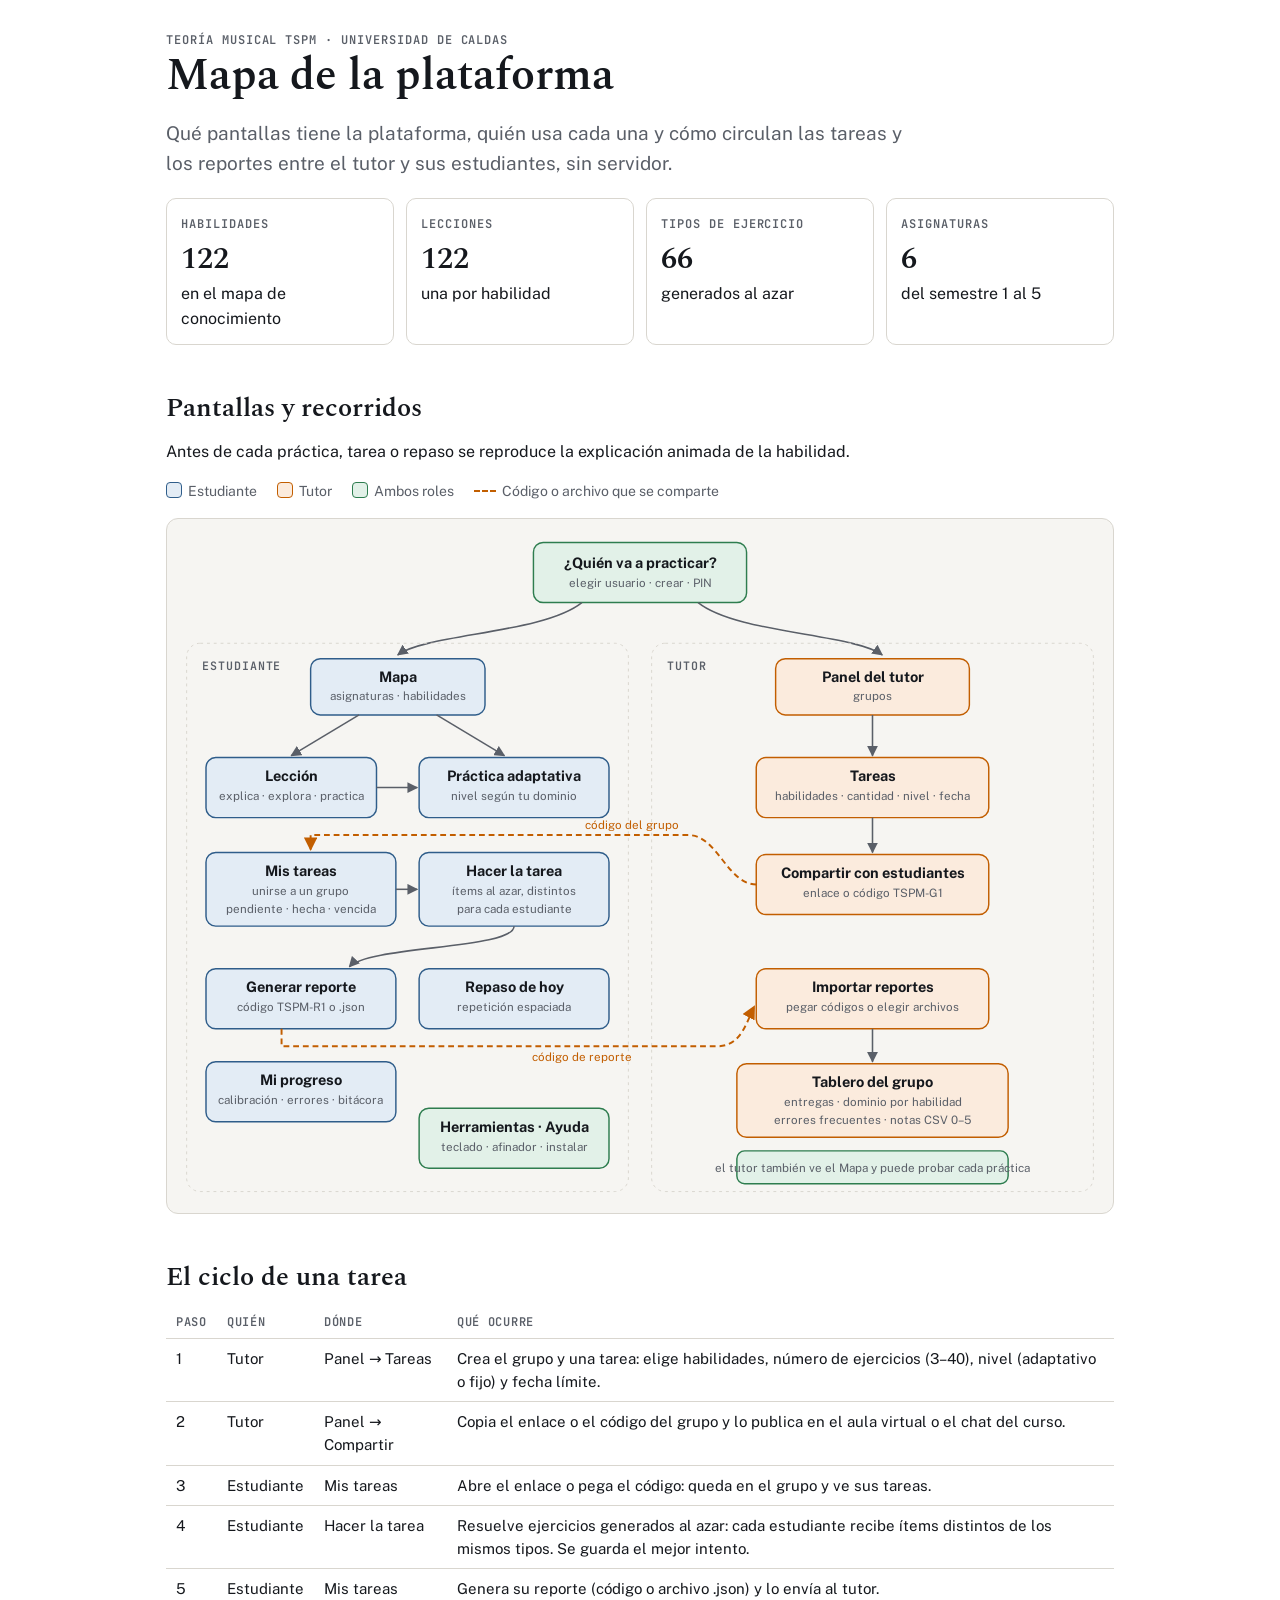
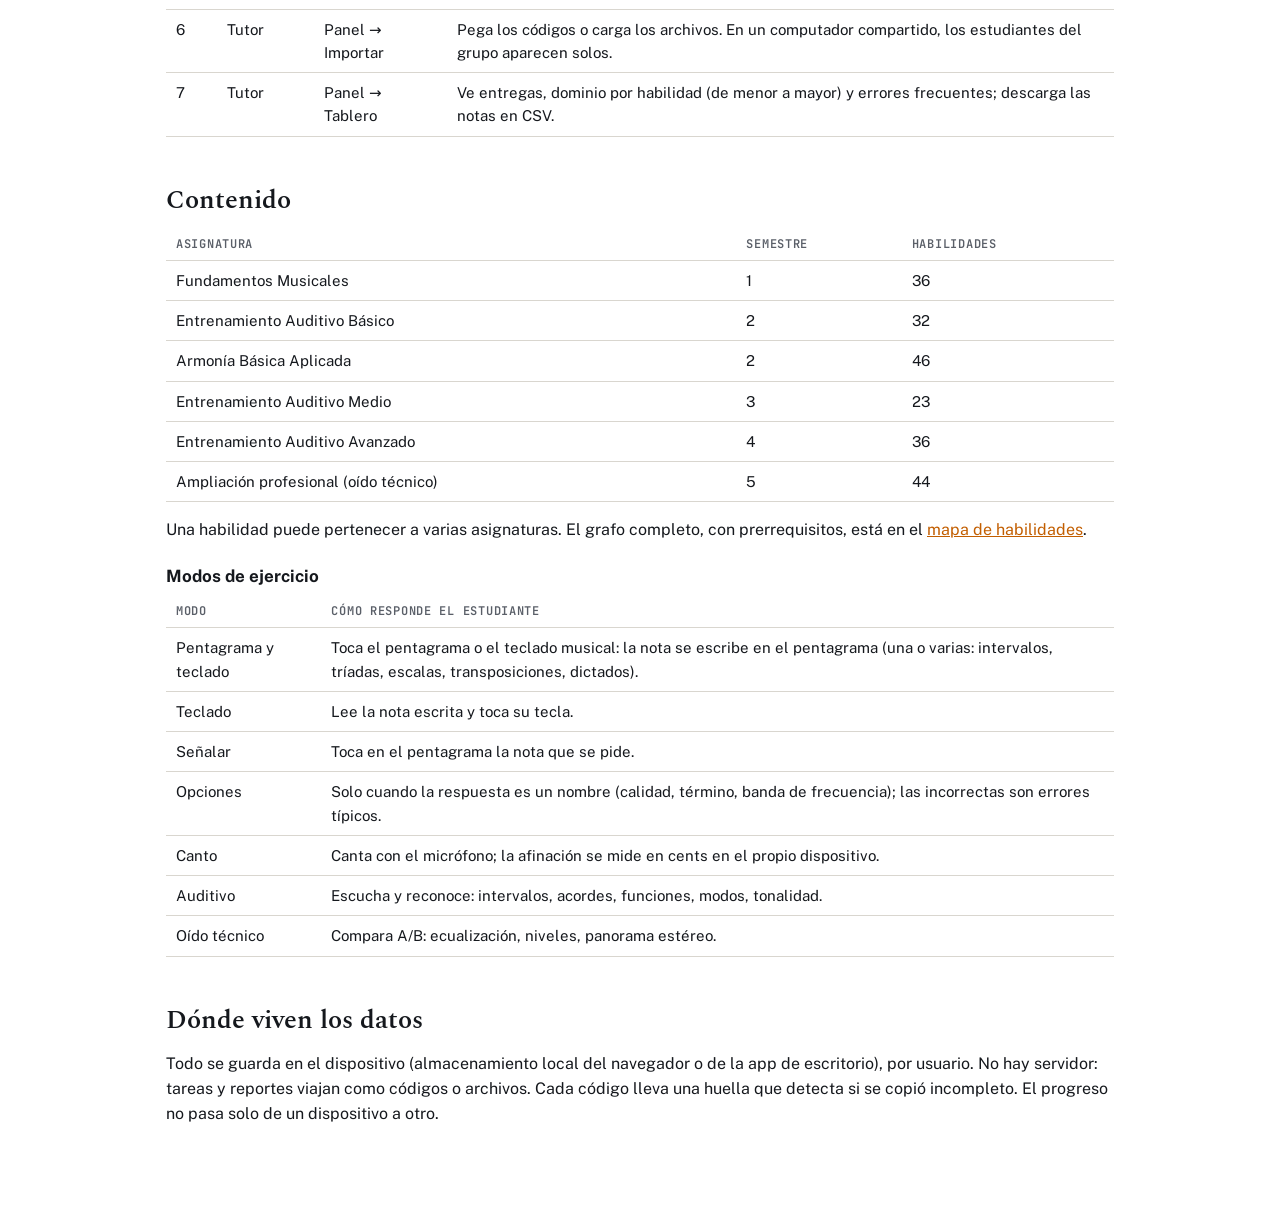
<file: mapa_plataforma.html>
<!doctype html>
<html lang="es">
<head>
<meta charset="utf-8">
<meta name="viewport" content="width=device-width, initial-scale=1">
<title>Mapa de la plataforma</title>
<meta name="description" content="Pantallas, roles y flujos de la plataforma de teoría musical TSPM">
<link rel="icon" href="./icono.svg" type="image/svg+xml">
<link rel="stylesheet" href="https://fonts.googleapis.com/css2?family=Spectral:wght@400;600&family=Public+Sans:wght@400;600;700&family=JetBrains+Mono:wght@400;600&display=swap">
<style>
:root { --papel:#FFFFFF; --papel-2:#F6F5F2; --tinta:#15181D; --tinta-2:#5A5F68; --regla:#D9D6CF; --acento:#C25E00; --acento-suave:#FBEBDD; --azul:#2F5D8A; --azul-suave:#E3ECF5; --verde:#2E7D4F; --verde-suave:#E2F1E8;
  --f-display:"Spectral", Georgia, serif; --f-texto:"Public Sans", system-ui, sans-serif; --f-mono:"JetBrains Mono", ui-monospace, monospace; color-scheme: light }


* { box-sizing: border-box }
body { margin: 0; background: var(--papel); color: var(--tinta); font: 16px/1.55 var(--f-texto) }
main { max-width: 980px; margin: 0 auto; padding: 32px 16px 64px }
h1 { font: 600 clamp(30px, 6vw, 44px)/1.1 var(--f-display); margin: 4px 0 12px }
h2 { font: 600 26px/1.2 var(--f-display); margin: 48px 0 12px }
h3 { font-size: 17px; margin: 20px 0 6px }
.eyebrow { font: 600 12px var(--f-mono); letter-spacing: .08em; text-transform: uppercase; color: var(--tinta-2) }
.lede { font-size: 19px; color: var(--tinta-2); max-width: 62ch }
.lienzo { overflow-x: auto; border: 1px solid var(--regla); border-radius: 12px; background: var(--papel-2); padding: 8px; margin: 16px 0 }
.lienzo svg { display: block; min-width: 720px; width: 100%; height: auto }
svg text { font-family: var(--f-texto); fill: var(--tinta) }
svg .t-chico { font-size: 12px; fill: var(--tinta-2) }
svg .t-titulo { font-size: 15px; font-weight: 700 }
svg .t-banda { font: 600 12px var(--f-mono); letter-spacing: .08em; fill: var(--tinta-2) }
svg .caja { fill: var(--papel); stroke: var(--regla); stroke-width: 1.5 }
svg .caja-est { fill: var(--azul-suave); stroke: var(--azul); stroke-width: 1.5 }
svg .caja-tut { fill: var(--acento-suave); stroke: var(--acento); stroke-width: 1.5 }
svg .caja-com { fill: var(--verde-suave); stroke: var(--verde); stroke-width: 1.5 }
svg .flecha { stroke: var(--tinta-2); stroke-width: 1.6; fill: none; marker-end: url(#punta) }
svg .flecha-codigo { stroke: var(--acento); stroke-width: 2; fill: none; stroke-dasharray: 6 4; marker-end: url(#punta-a) }
svg .banda { fill: none; stroke: var(--regla); stroke-dasharray: 3 4 }
.leyenda { display: flex; flex-wrap: wrap; gap: 8px 20px; font-size: 14px; color: var(--tinta-2) }
.leyenda span::before { content: ""; display: inline-block; width: 14px; height: 14px; border-radius: 4px; margin-right: 6px; vertical-align: -2px; border: 1.5px solid }
.l-est::before { background: var(--azul-suave); border-color: var(--azul) !important }
.l-tut::before { background: var(--acento-suave); border-color: var(--acento) !important }
.l-com::before { background: var(--verde-suave); border-color: var(--verde) !important }
.l-cod::before { border: 0 !important; border-top: 2px dashed var(--acento) !important; height: 0 !important; width: 22px !important; border-radius: 0 !important; vertical-align: 4px !important }
table { border-collapse: collapse; width: 100%; font-size: 15px }
th, td { border-bottom: 1px solid var(--regla); padding: 8px 10px; text-align: left; vertical-align: top }
th { font: 600 12px var(--f-mono); text-transform: uppercase; letter-spacing: .06em; color: var(--tinta-2) }
.tabla { overflow-x: auto }
code { font: 13px var(--f-mono); background: var(--papel-2); padding: 1px 5px; border-radius: 4px }
.cifras { display: grid; grid-template-columns: repeat(auto-fit, minmax(150px, 1fr)); gap: 12px; margin: 20px 0 }
.cifras div { border: 1px solid var(--regla); border-radius: 10px; padding: 12px 14px }
.cifras b { display: block; font: 600 30px var(--f-display); font-variant-numeric: tabular-nums }
a { color: var(--acento) }
@media print { .lienzo { overflow: visible } .lienzo svg { min-width: 0 } }
</style>
</head>
<body>
<main>
<div class="eyebrow">Teoría musical TSPM · Universidad de Caldas</div>
<h1>Mapa de la plataforma</h1>
<p class="lede">Qué pantallas tiene la plataforma, quién usa cada una y cómo circulan las tareas y los reportes entre el tutor y sus estudiantes, sin servidor.</p>

<div class="cifras">
  <div><span class="eyebrow">Habilidades</span><b>122</b>en el mapa de conocimiento</div>
  <div><span class="eyebrow">Lecciones</span><b>122</b>una por habilidad</div>
  <div><span class="eyebrow">Tipos de ejercicio</span><b>66</b>generados al azar</div>
  <div><span class="eyebrow">Asignaturas</span><b>6</b>del semestre 1 al 5</div>
</div>

<h2>Pantallas y recorridos</h2>
<p>Antes de cada práctica, tarea o repaso se reproduce la explicación animada de la habilidad.</p>
<div class="leyenda"><span class="l-est">Estudiante</span><span class="l-tut">Tutor</span><span class="l-com">Ambos roles</span><span class="l-cod">Código o archivo que se comparte</span></div>
<div class="lienzo">
<svg viewBox="0 0 960 700" role="img" aria-labelledby="t-mapa d-mapa">
  <title id="t-mapa">Diagrama de pantallas de la plataforma</title>
  <desc id="d-mapa">La entrada lleva a la pantalla de usuarios. El estudiante usa Mapa, Lección, Práctica, Tareas, Repaso y Mi progreso. El tutor usa el Panel con grupos, tareas, compartir, importar y tablero. El código del grupo va del tutor al estudiante; el código de reporte va del estudiante al tutor.</desc>
  <defs>
    <marker id="punta" viewBox="0 0 10 10" refX="9" refY="5" markerWidth="7" markerHeight="7" orient="auto-start-reverse"><path d="M0 0L10 5L0 10z" fill="var(--tinta-2)"/></marker>
    <marker id="punta-a" viewBox="0 0 10 10" refX="9" refY="5" markerWidth="7" markerHeight="7" orient="auto-start-reverse"><path d="M0 0L10 5L0 10z" fill="var(--acento)"/></marker>
  </defs>

  <!-- entrada -->
  <rect class="caja-com" x="370" y="16" width="220" height="62" rx="10"/>
  <text class="t-titulo" x="480" y="42" text-anchor="middle">¿Quién va a practicar?</text>
  <text class="t-chico" x="480" y="62" text-anchor="middle">elegir usuario · crear · PIN</text>
  <path class="flecha" d="M420 78 C 380 110, 260 110, 230 132"/>
  <path class="flecha" d="M540 78 C 580 110, 700 110, 730 132"/>

  <!-- bandas -->
  <rect class="banda" x="12" y="120" width="456" height="566" rx="14"/>
  <text class="t-banda" x="28" y="148">ESTUDIANTE</text>
  <rect class="banda" x="492" y="120" width="456" height="566" rx="14"/>
  <text class="t-banda" x="508" y="148">TUTOR</text>

  <!-- estudiante -->
  <rect class="caja-est" x="140" y="136" width="180" height="58" rx="10"/>
  <text class="t-titulo" x="230" y="160" text-anchor="middle">Mapa</text>
  <text class="t-chico" x="230" y="179" text-anchor="middle">asignaturas · habilidades</text>
  <path class="flecha" d="M190 194 L120 236"/>
  <path class="flecha" d="M270 194 L340 236"/>

  <rect class="caja-est" x="32" y="238" width="176" height="62" rx="10"/>
  <text class="t-titulo" x="120" y="262" text-anchor="middle">Lección</text>
  <text class="t-chico" x="120" y="282" text-anchor="middle">explica · explora · practica</text>
  <rect class="caja-est" x="252" y="238" width="196" height="62" rx="10"/>
  <text class="t-titulo" x="350" y="262" text-anchor="middle">Práctica adaptativa</text>
  <text class="t-chico" x="350" y="282" text-anchor="middle">nivel según tu dominio</text>
  <path class="flecha" d="M208 269 L250 269"/>

  <rect class="caja-est" x="32" y="336" width="196" height="76" rx="10"/>
  <text class="t-titulo" x="130" y="360" text-anchor="middle">Mis tareas</text>
  <text class="t-chico" x="130" y="380" text-anchor="middle">unirse a un grupo</text>
  <text class="t-chico" x="130" y="398" text-anchor="middle">pendiente · hecha · vencida</text>
  <rect class="caja-est" x="252" y="336" width="196" height="76" rx="10"/>
  <text class="t-titulo" x="350" y="360" text-anchor="middle">Hacer la tarea</text>
  <text class="t-chico" x="350" y="380" text-anchor="middle">ítems al azar, distintos</text>
  <text class="t-chico" x="350" y="398" text-anchor="middle">para cada estudiante</text>
  <path class="flecha" d="M228 374 L250 374"/>
  <path class="flecha" d="M350 412 C 350 436, 200 432, 180 454"/>

  <rect class="caja-est" x="32" y="456" width="196" height="62" rx="10"/>
  <text class="t-titulo" x="130" y="480" text-anchor="middle">Generar reporte</text>
  <text class="t-chico" x="130" y="500" text-anchor="middle">código TSPM-R1 o .json</text>

  <rect class="caja-est" x="252" y="456" width="196" height="62" rx="10"/>
  <text class="t-titulo" x="350" y="480" text-anchor="middle">Repaso de hoy</text>
  <text class="t-chico" x="350" y="500" text-anchor="middle">repetición espaciada</text>

  <rect class="caja-est" x="32" y="552" width="196" height="62" rx="10"/>
  <text class="t-titulo" x="130" y="576" text-anchor="middle">Mi progreso</text>
  <text class="t-chico" x="130" y="596" text-anchor="middle">calibración · errores · bitácora</text>

  <!-- tutor -->
  <rect class="caja-tut" x="620" y="136" width="200" height="58" rx="10"/>
  <text class="t-titulo" x="720" y="160" text-anchor="middle">Panel del tutor</text>
  <text class="t-chico" x="720" y="179" text-anchor="middle">grupos</text>
  <path class="flecha" d="M720 194 L720 236"/>
  <rect class="caja-tut" x="600" y="238" width="240" height="62" rx="10"/>
  <text class="t-titulo" x="720" y="262" text-anchor="middle">Tareas</text>
  <text class="t-chico" x="720" y="282" text-anchor="middle">habilidades · cantidad · nivel · fecha</text>
  <path class="flecha" d="M720 300 L720 336"/>
  <rect class="caja-tut" x="600" y="338" width="240" height="62" rx="10"/>
  <text class="t-titulo" x="720" y="362" text-anchor="middle">Compartir con estudiantes</text>
  <text class="t-chico" x="720" y="382" text-anchor="middle">enlace o código TSPM-G1</text>
  <rect class="caja-tut" x="600" y="456" width="240" height="62" rx="10"/>
  <text class="t-titulo" x="720" y="480" text-anchor="middle">Importar reportes</text>
  <text class="t-chico" x="720" y="500" text-anchor="middle">pegar códigos o elegir archivos</text>
  <path class="flecha" d="M720 518 L720 552"/>
  <rect class="caja-tut" x="580" y="554" width="280" height="76" rx="10"/>
  <text class="t-titulo" x="720" y="578" text-anchor="middle">Tablero del grupo</text>
  <text class="t-chico" x="720" y="598" text-anchor="middle">entregas · dominio por habilidad</text>
  <text class="t-chico" x="720" y="616" text-anchor="middle">errores frecuentes · notas CSV 0–5</text>

  <!-- intercambio -->
  <path class="flecha-codigo" d="M600 369 C 570 369, 560 318, 530 318 L 140 318 L 140 333"/>
  <text class="t-chico" x="520" y="312" text-anchor="end" style="fill:var(--acento)">código del grupo</text>
  <path class="flecha-codigo" d="M110 518 L 110 536 L 560 536 C 585 536, 590 510, 598 495"/>
  <text class="t-chico" x="420" y="551" text-anchor="middle" style="fill:var(--acento)">código de reporte</text>

  <!-- comunes -->
  <rect class="caja-com" x="252" y="600" width="196" height="62" rx="10"/>
  <text class="t-titulo" x="350" y="624" text-anchor="middle">Herramientas · Ayuda</text>
  <text class="t-chico" x="350" y="644" text-anchor="middle">teclado · afinador · instalar</text>
  <rect class="caja-com" x="580" y="644" width="280" height="34" rx="8"/>
  <text class="t-chico" x="720" y="666" text-anchor="middle">el tutor también ve el Mapa y puede probar cada práctica</text>
</svg>
</div>

<h2>El ciclo de una tarea</h2>
<div class="tabla"><table>
<thead><tr><th>Paso</th><th>Quién</th><th>Dónde</th><th>Qué ocurre</th></tr></thead>
<tbody>
<tr><td>1</td><td>Tutor</td><td>Panel → Tareas</td><td>Crea el grupo y una tarea: elige habilidades, número de ejercicios (3–40), nivel (adaptativo o fijo) y fecha límite.</td></tr>
<tr><td>2</td><td>Tutor</td><td>Panel → Compartir</td><td>Copia el enlace o el código del grupo y lo publica en el aula virtual o el chat del curso.</td></tr>
<tr><td>3</td><td>Estudiante</td><td>Mis tareas</td><td>Abre el enlace o pega el código: queda en el grupo y ve sus tareas.</td></tr>
<tr><td>4</td><td>Estudiante</td><td>Hacer la tarea</td><td>Resuelve ejercicios generados al azar: cada estudiante recibe ítems distintos de los mismos tipos. Se guarda el mejor intento.</td></tr>
<tr><td>5</td><td>Estudiante</td><td>Mis tareas</td><td>Genera su reporte (código o archivo .json) y lo envía al tutor.</td></tr>
<tr><td>6</td><td>Tutor</td><td>Panel → Importar</td><td>Pega los códigos o carga los archivos. En un computador compartido, los estudiantes del grupo aparecen solos.</td></tr>
<tr><td>7</td><td>Tutor</td><td>Panel → Tablero</td><td>Ve entregas, dominio por habilidad (de menor a mayor) y errores frecuentes; descarga las notas en CSV.</td></tr>
</tbody></table></div>

<h2>Contenido</h2>
<div class="tabla"><table>
<thead><tr><th>Asignatura</th><th>Semestre</th><th>Habilidades</th></tr></thead>
<tbody>
<tr><td>Fundamentos Musicales</td><td>1</td><td>36</td></tr>
<tr><td>Entrenamiento Auditivo Básico</td><td>2</td><td>32</td></tr>
<tr><td>Armonía Básica Aplicada</td><td>2</td><td>46</td></tr>
<tr><td>Entrenamiento Auditivo Medio</td><td>3</td><td>23</td></tr>
<tr><td>Entrenamiento Auditivo Avanzado</td><td>4</td><td>36</td></tr>
<tr><td>Ampliación profesional (oído técnico)</td><td>5</td><td>44</td></tr>
</tbody></table></div>
<p>Una habilidad puede pertenecer a varias asignaturas. El grafo completo, con prerrequisitos, está en el <a href="./mapa_habilidades.html">mapa de habilidades</a>.</p>

<h3>Modos de ejercicio</h3>
<div class="tabla"><table>
<thead><tr><th>Modo</th><th>Cómo responde el estudiante</th></tr></thead>
<tbody>
<tr><td>Pentagrama y teclado</td><td>Toca el pentagrama o el teclado musical: la nota se escribe en el pentagrama (una o varias: intervalos, tríadas, escalas, transposiciones, dictados).</td></tr>
<tr><td>Teclado</td><td>Lee la nota escrita y toca su tecla.</td></tr>
<tr><td>Señalar</td><td>Toca en el pentagrama la nota que se pide.</td></tr>
<tr><td>Opciones</td><td>Solo cuando la respuesta es un nombre (calidad, término, banda de frecuencia); las incorrectas son errores típicos.</td></tr>
<tr><td>Canto</td><td>Canta con el micrófono; la afinación se mide en cents en el propio dispositivo.</td></tr>
<tr><td>Auditivo</td><td>Escucha y reconoce: intervalos, acordes, funciones, modos, tonalidad.</td></tr>
<tr><td>Oído técnico</td><td>Compara A/B: ecualización, niveles, panorama estéreo.</td></tr>
</tbody></table></div>

<h2>Dónde viven los datos</h2>
<p>Todo se guarda en el dispositivo (almacenamiento local del navegador o de la app de escritorio), por usuario. No hay servidor: tareas y reportes viajan como códigos o archivos. Cada código lleva una huella que detecta si se copió incompleto. El progreso no pasa solo de un dispositivo a otro.</p>
</main>
</body>
</html>
</file>
